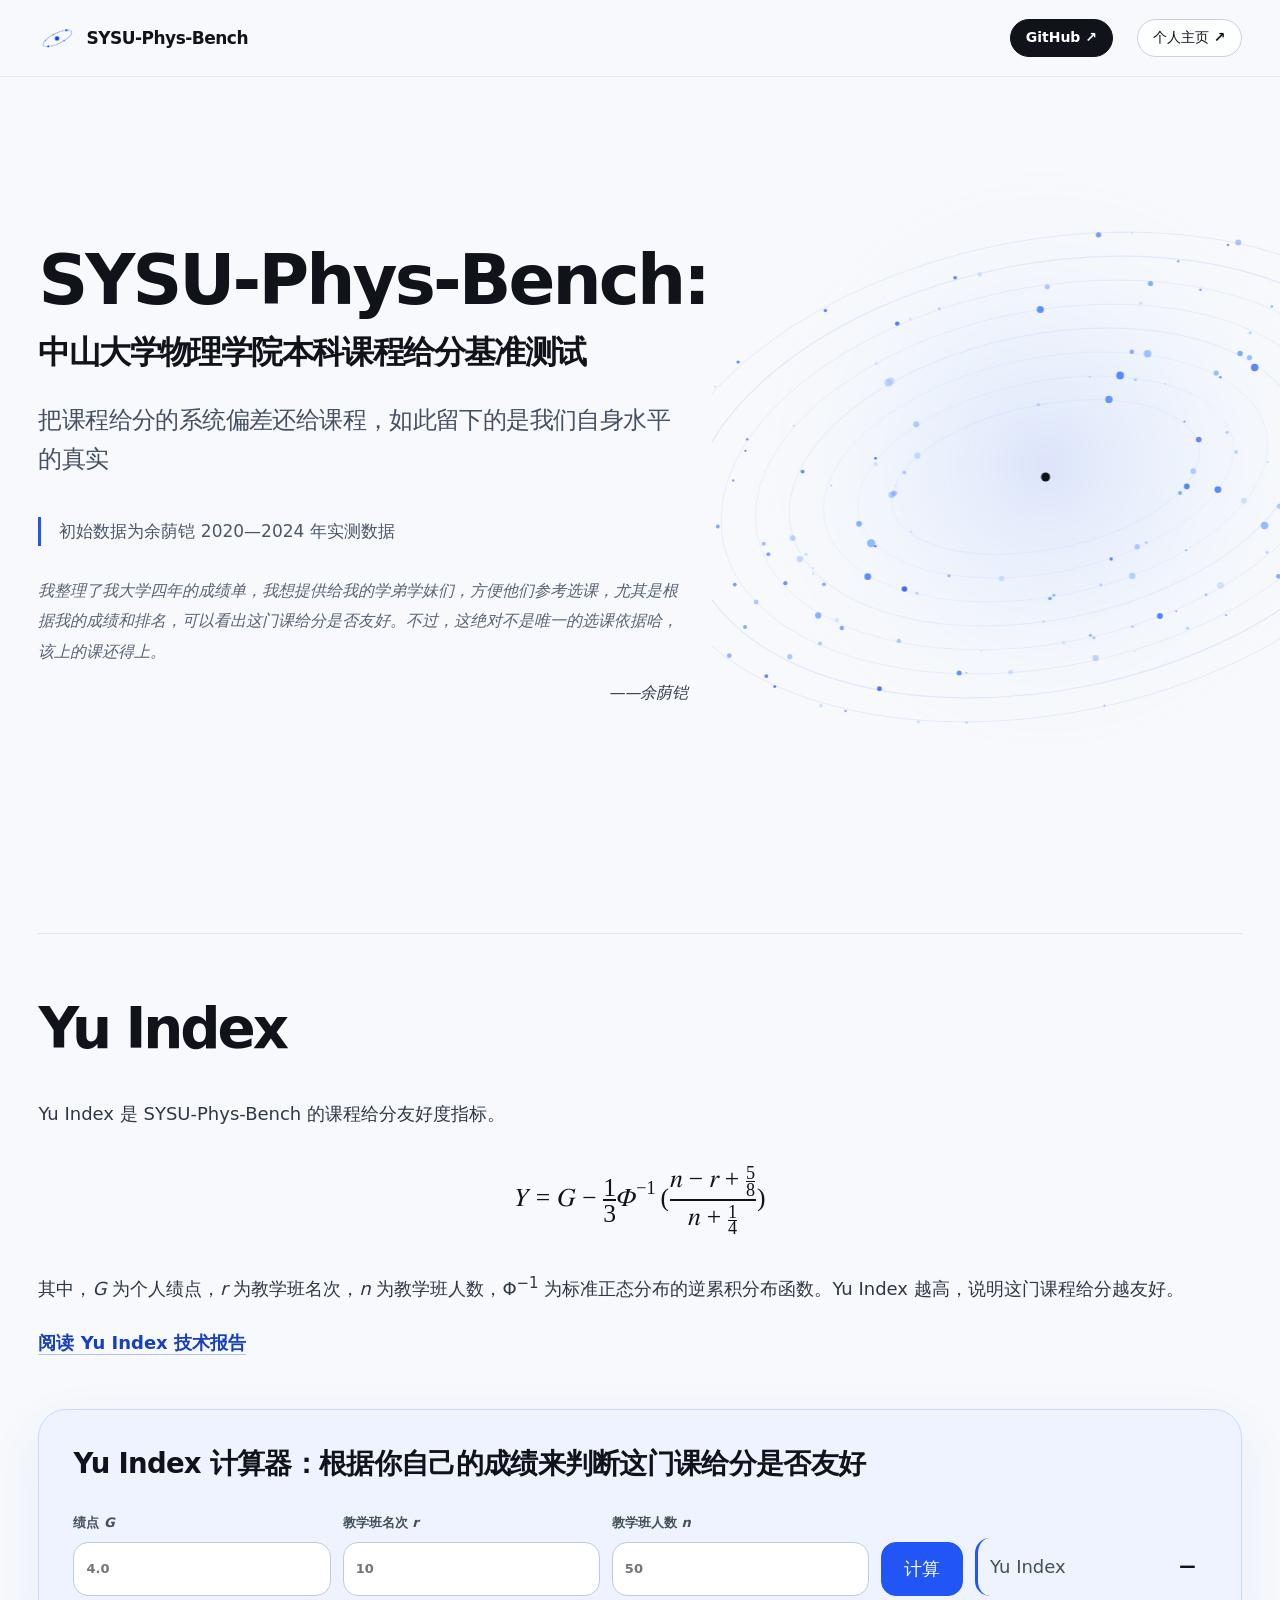
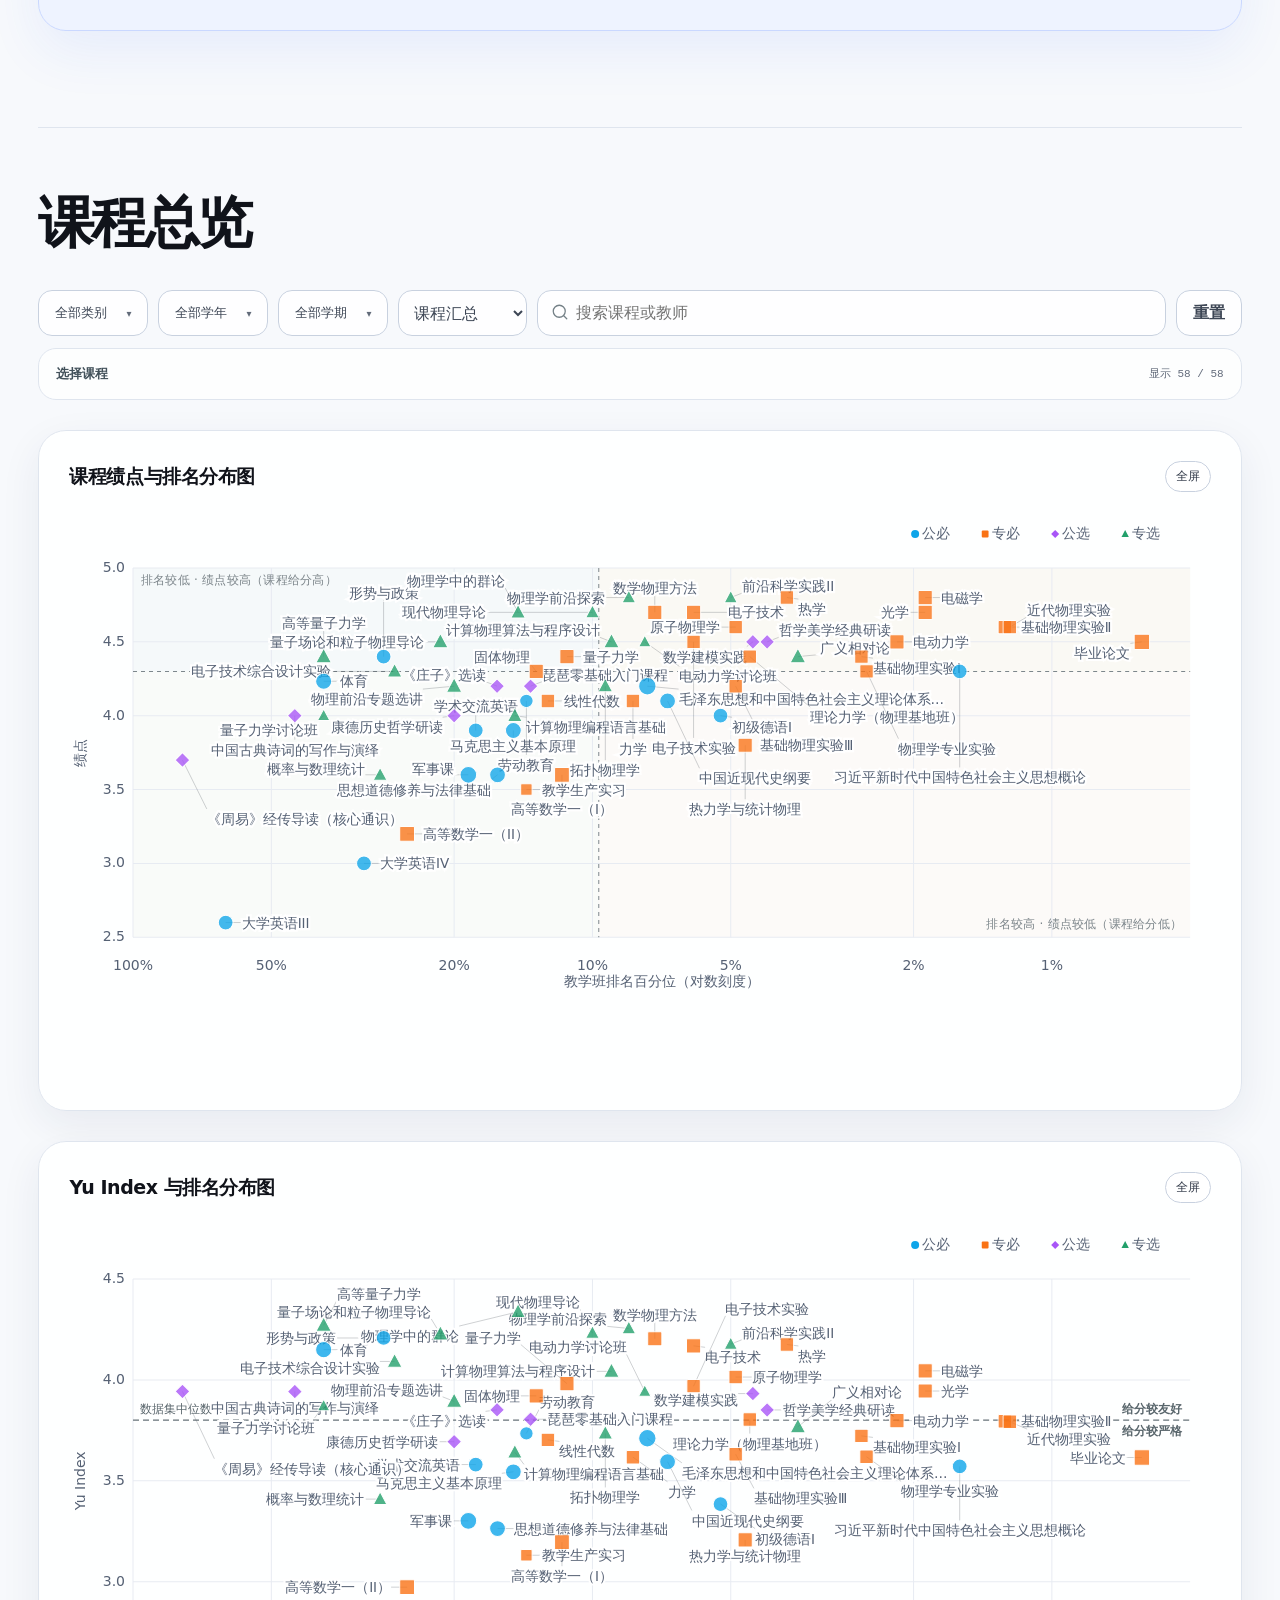
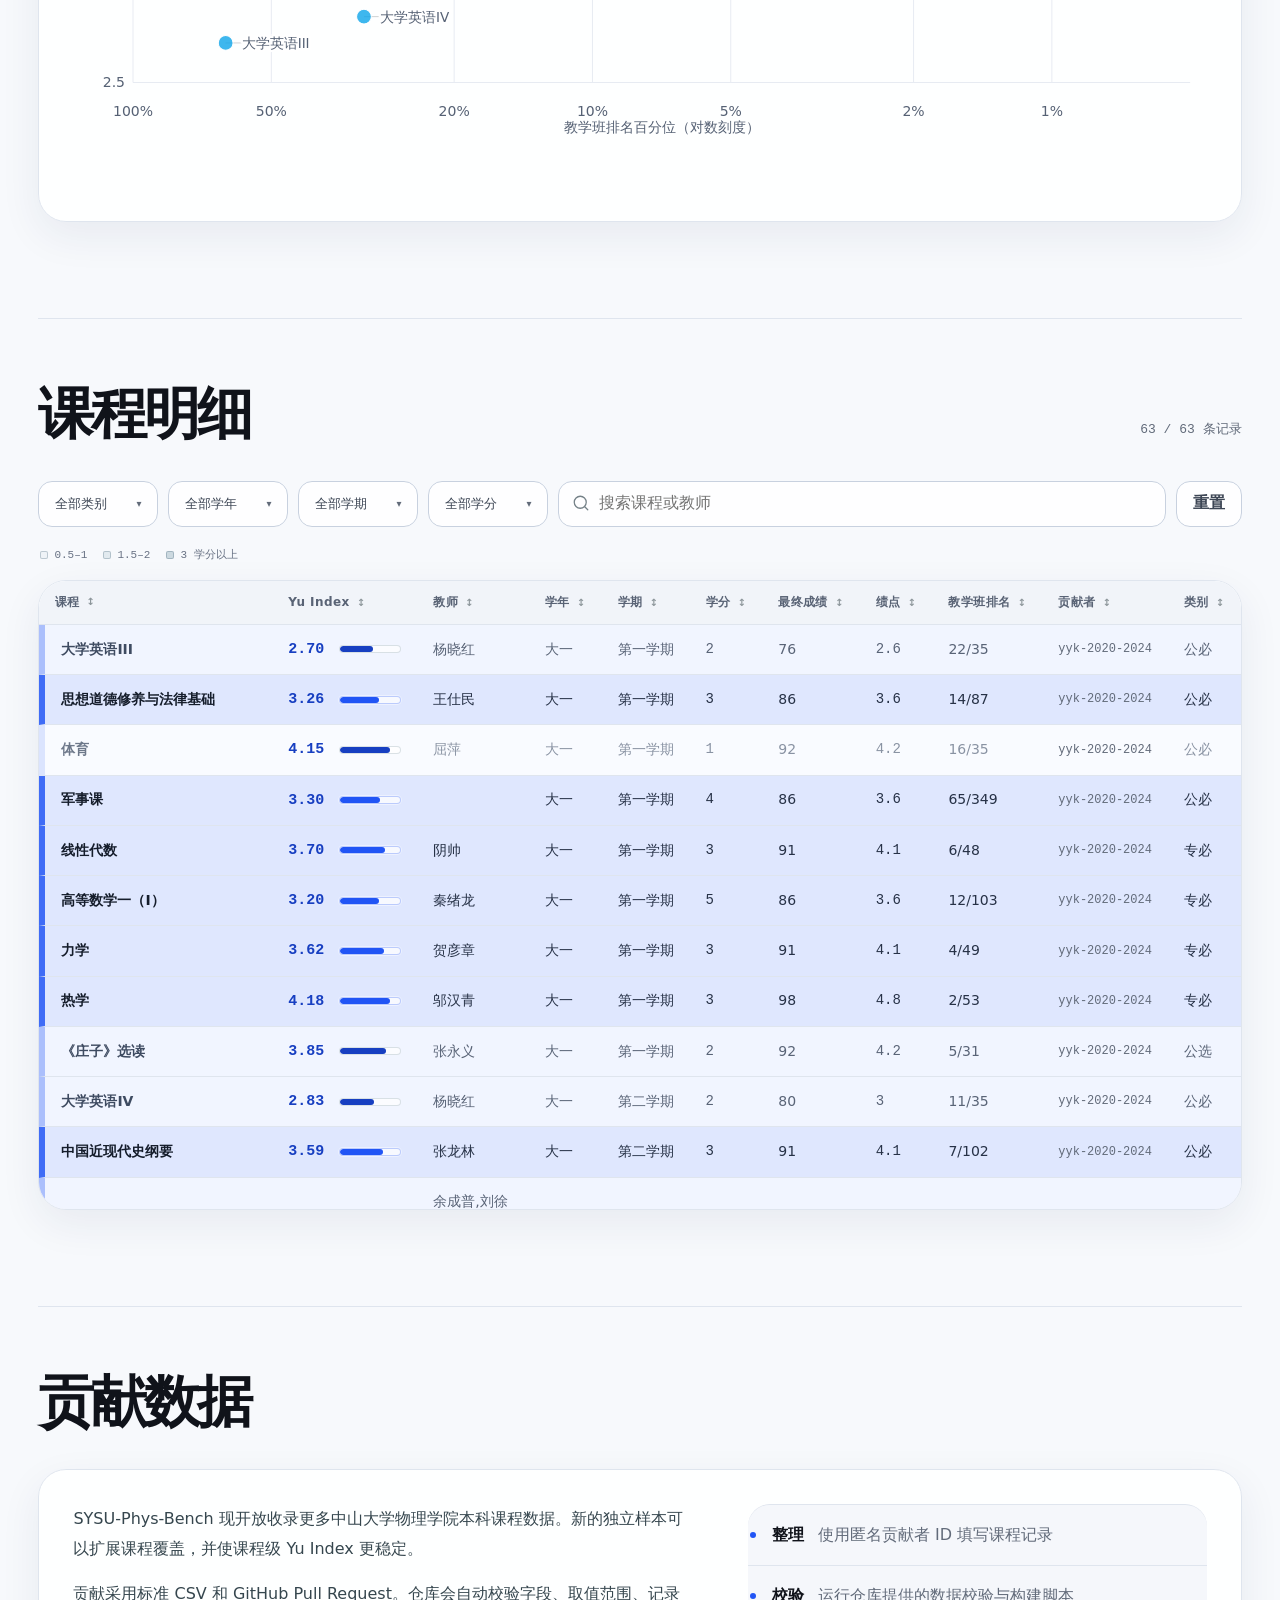
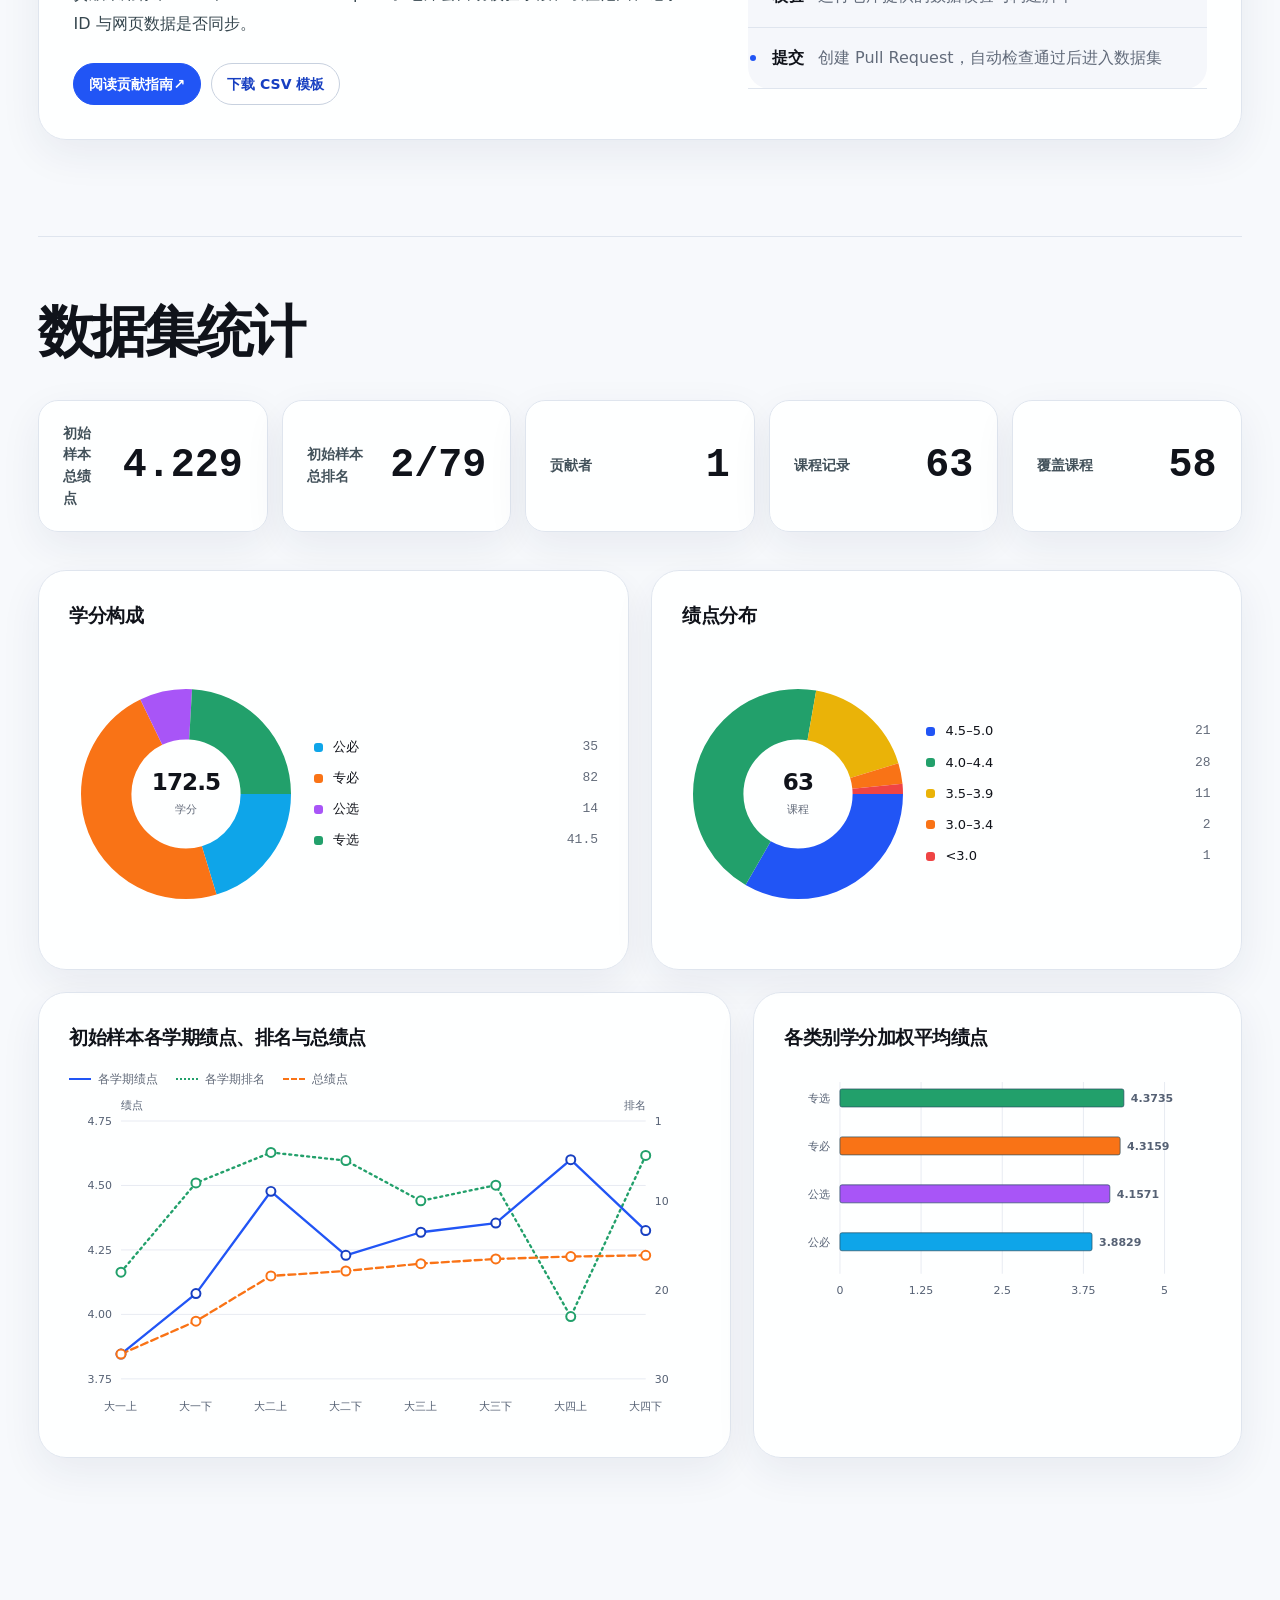
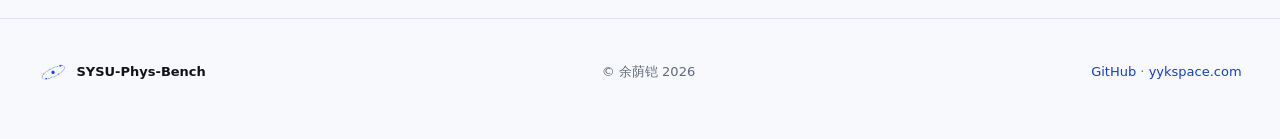
<file: index.html>
<!doctype html>
<html lang="zh-CN">
  <head>
    <meta charset="UTF-8" />
    <meta name="viewport" content="width=device-width, initial-scale=1" />
    <meta name="color-scheme" content="light" />
    <meta name="theme-color" content="#f7f9fc" />
    <meta name="description" content="SYSU-Phys-Bench：中山大学物理学院本科课程给分基准测试。" />
    <meta property="og:title" content="SYSU-Phys-Bench" />
    <meta property="og:description" content="把课程给分的系统偏差还给课程，如此留下的是我们自身水平的真实" />
    <meta property="og:type" content="website" />
    <meta property="og:url" content="https://www.yykspace.com/show/sysu-phys-bench/" />
    <meta property="og:image" content="https://www.yykspace.com/show/sysu-phys-bench/assets/brand/social-card-v2.png?v=20260826-1" />
    <meta name="twitter:card" content="summary_large_image" />
    <title>SYSU-Phys-Bench</title>
    <link rel="icon" href="assets/brand/logo-mark-v2.png?v=20260826-1" type="image/png" />
    <link rel="stylesheet" href="styles.css?v=20260826-21" />
    <link rel="stylesheet" href="bench.css?v=20260827-1" />
  </head>
  <body>
    <header class="site-header">
      <div class="shell header-inner">
        <a class="site-title" href="#top"><img src="assets/brand/logo-mark-v2.png?v=20260826-1" alt="" /> <span>SYSU-Phys-Bench</span></a>
        <nav class="main-navigation" aria-label="页面导航">
          <a class="project-repo-link" href="https://github.com/YinkaiYu/SYSU-Phys-Bench">GitHub <span aria-hidden="true">↗</span></a>
          <a class="personal-home-link" href="https://www.yykspace.com/">个人主页 <span aria-hidden="true">↗</span></a>
        </nav>
      </div>
    </header>

    <main id="top" class="shell">
      <section class="section section-first intro-section" aria-labelledby="page-title">
        <div class="hero-orbit-layer" aria-hidden="true">
          <canvas id="hero-particle-field"></canvas>
        </div>
        <div class="intro-copy">
          <div class="intro-brand">
            <h1 id="page-title"><span class="title-prefix">SYSU-Phys-Bench:</span> <span class="title-subject">中山大学物理学院本科课程给分基准测试</span></h1>
            <p class="brand-slogan">把课程给分的系统偏差还给课程，如此留下的是我们自身水平的真实</p>
          </div>
          <p class="benchmark-source">初始数据为余荫铠 2020—2024 年实测数据</p>
          <p class="author-note">我整理了我大学四年的成绩单，我想提供给我的学弟学妹们，方便他们参考选课，尤其是根据我的成绩和排名，可以看出这门课给分是否友好。不过，这绝对不是唯一的选课依据哈，该上的课还得上。<span class="author-signature">——余荫铠</span></p>
        </div>
      </section>

      <section id="yu-index" class="section methodology-section" aria-labelledby="yu-index-title">
        <h2 id="yu-index-title">Yu Index</h2>
        <div class="methodology-body">
          <p>Yu Index 是 SYSU-Phys-Bench 的课程给分友好度指标。</p>
          <div class="yu-index-formula" aria-label="Yu Index 等于个人绩点减去三分之一乘以教学班排名所对应的标准正态分位数">
            <math display="block" data-latex="Y=G-\frac{1}{3}\Phi^{-1}\!\left(\frac{n-r+\frac{5}{8}}{n+\frac{1}{4}}\right)">
              <mrow>
                <mi>Y</mi>
                <mo>=</mo>
                <mi>G</mi>
                <mo>−</mo>
                <mfrac><mn>1</mn><mn>3</mn></mfrac>
                <msup><mi>Φ</mi><mrow><mo>−</mo><mn>1</mn></mrow></msup>
                <mo>(</mo>
                <mfrac>
                  <mrow><mi>n</mi><mo>−</mo><mi>r</mi><mo>+</mo><mfrac><mn>5</mn><mn>8</mn></mfrac></mrow>
                  <mrow><mi>n</mi><mo>+</mo><mfrac><mn>1</mn><mn>4</mn></mfrac></mrow>
                </mfrac>
                <mo>)</mo>
              </mrow>
            </math>
          </div>
          <p>其中，<i>G</i> 为个人绩点，<i>r</i> 为教学班名次，<i>n</i> 为教学班人数，Φ<sup>−1</sup> 为标准正态分布的逆累积分布函数。Yu Index 越高，说明这门课程给分越友好。</p>
          <p class="methodology-report-entry"><a href="yu-index.html">阅读 Yu Index 技术报告</a></p>
          <div class="yu-calculator">
            <h3>Yu Index 计算器：根据你自己的成绩来判断这门课给分是否友好</h3>
            <form id="yu-calculator-form" class="yu-calculator-form">
              <label><span>绩点 <i>G</i></span><input id="yu-calculator-gpa" type="number" min="0" max="5" step="0.1" inputmode="decimal" placeholder="4.0" required /></label>
              <label><span>教学班名次 <i>r</i></span><input id="yu-calculator-rank" type="number" min="1" step="1" inputmode="numeric" placeholder="10" required /></label>
              <label><span>教学班人数 <i>n</i></span><input id="yu-calculator-total" type="number" min="2" step="1" inputmode="numeric" placeholder="50" required /></label>
              <button type="submit">计算</button>
              <output id="yu-calculator-result" aria-live="polite"><span>Yu Index</span><strong>—</strong></output>
            </form>
          </div>
        </div>
      </section>

      <section id="benchmark" class="section benchmark-section" aria-labelledby="benchmark-title">
        <h2 id="benchmark-title">课程总览</h2>
        <div class="benchmark-controls" aria-label="两张散点图筛选">
          <div class="scatter-filters">
            <details id="scatter-category" class="multi-filter"><summary>全部类别</summary><div class="multi-filter-options"></div></details>
            <details id="scatter-year" class="multi-filter"><summary>全部学年</summary><div class="multi-filter-options"></div></details>
            <details id="scatter-term" class="multi-filter"><summary>全部学期</summary><div class="multi-filter-options"></div></details>
            <label class="scatter-view-field">
              <span class="sr-only">散点显示方式</span>
              <select id="scatter-view-mode" aria-label="散点显示方式">
                <option value="course">课程汇总</option>
                <option value="record">全部样本</option>
              </select>
            </label>
            <label class="search-field scatter-search-field">
              <span class="sr-only">搜索课程或教师</span>
              <svg aria-hidden="true" viewBox="0 0 24 24">
                <path d="m21 21-4.35-4.35m2.35-5.65a8 8 0 1 1-16 0 8 8 0 0 1 16 0Z" />
              </svg>
              <input id="scatter-search" type="search" placeholder="搜索课程或教师" autocomplete="off" />
            </label>
            <button id="scatter-reset" class="reset-button" type="button">重置</button>
          </div>
          <details class="scatter-course-picker">
            <summary><span>选择课程</span><span id="scatter-selection-count"></span></summary>
            <div class="scatter-course-toolbar">
              <button id="scatter-select-visible" type="button">全选当前</button>
              <button id="scatter-clear-visible" type="button">清空当前</button>
            </div>
            <div id="scatter-course-options" class="scatter-course-options"></div>
          </details>
        </div>
        <article id="score-rank-card" class="chart-card chart-card-full">
          <div class="chart-card-heading">
            <h3 id="score-rank-title">课程绩点与排名分布图</h3>
            <div class="chart-card-actions">
              <a id="scatter-download" class="fullscreen-button scatter-download" download="SYSU-Phys-Bench-课程绩点与排名分布图.png" aria-disabled="true">下载 PNG</a>
              <button id="scatter-fullscreen" class="fullscreen-button" type="button" aria-label="全屏查看课程绩点与排名分布图">全屏</button>
            </div>
          </div>
          <div id="score-rank-scatter" class="chart chart-scatter"></div>
          <div id="chart-tooltip" class="chart-tooltip" role="status" aria-hidden="true"></div>
        </article>
        <article id="yu-rank-card" class="chart-card chart-card-full secondary-scatter-card">
          <div class="chart-card-heading">
            <h3 id="yu-rank-title">Yu Index 与排名分布图</h3>
            <div class="chart-card-actions">
              <a id="yu-scatter-download" class="fullscreen-button scatter-download" download="SYSU-Phys-Bench-Yu-Index与排名分布图.png" aria-disabled="true">下载 PNG</a>
              <button id="yu-scatter-fullscreen" class="fullscreen-button" type="button" aria-label="全屏查看 Yu Index 与排名分布图">全屏</button>
            </div>
          </div>
          <div id="yu-rank-scatter" class="chart chart-scatter"></div>
          <div id="yu-chart-tooltip" class="chart-tooltip" role="status" aria-hidden="true"></div>
        </article>
      </section>

      <section id="details" class="section" aria-labelledby="details-title">
        <div class="section-heading-row">
          <h2 id="details-title">课程明细</h2>
          <span id="result-count" class="result-count"></span>
        </div>

        <div class="filters" aria-label="成绩筛选">
          <details id="category-filter" class="multi-filter"><summary>全部类别</summary><div class="multi-filter-options"></div></details>
          <details id="year-filter" class="multi-filter"><summary>全部学年</summary><div class="multi-filter-options"></div></details>
          <details id="term-filter" class="multi-filter"><summary>全部学期</summary><div class="multi-filter-options"></div></details>
          <details id="credit-filter" class="multi-filter"><summary>全部学分</summary><div class="multi-filter-options"></div></details>
          <label class="search-field">
            <span class="sr-only">搜索课程或教师</span>
            <svg aria-hidden="true" viewBox="0 0 24 24">
              <path d="m21 21-4.35-4.35m2.35-5.65a8 8 0 1 1-16 0 8 8 0 0 1 16 0Z" />
            </svg>
            <input id="search" type="search" placeholder="搜索课程或教师" autocomplete="off" />
          </label>
          <button id="reset-filters" class="reset-button" type="button">重置</button>
        </div>

        <div class="credit-key" aria-label="学分颜色图例">
          <span><i class="credit-dot credit-1"></i>0.5–1</span>
          <span><i class="credit-dot credit-2"></i>1.5–2</span>
          <span><i class="credit-dot credit-3"></i>3 学分以上</span>
        </div>

        <div class="table-frame detail-frame">
          <table id="details-table">
            <thead></thead>
            <tbody></tbody>
          </table>
        </div>
      </section>

      <section id="contribute" class="section contribution-section" aria-labelledby="contribute-title">
        <h2 id="contribute-title">贡献数据</h2>
        <div class="contribution-layout">
          <div class="contribution-body">
            <p>SYSU-Phys-Bench 现开放收录更多中山大学物理学院本科课程数据。新的独立样本可以扩展课程覆盖，并使课程级 Yu Index 更稳定。</p>
            <p>贡献采用标准 CSV 和 GitHub Pull Request。仓库会自动校验字段、取值范围、记录 ID 与网页数据是否同步。</p>
            <div class="contribution-actions">
              <a class="contribution-primary" href="https://github.com/YinkaiYu/SYSU-Phys-Bench/blob/main/CONTRIBUTING.md">阅读贡献指南 <span aria-hidden="true">↗</span></a>
              <a href="https://github.com/YinkaiYu/SYSU-Phys-Bench/raw/refs/heads/main/data/submissions/template.csv">下载 CSV 模板</a>
            </div>
          </div>
          <ul class="contribution-steps">
            <li><strong>整理</strong><span>使用匿名贡献者 ID 填写课程记录</span></li>
            <li><strong>校验</strong><span>运行仓库提供的数据校验与构建脚本</span></li>
            <li><strong>提交</strong><span>创建 Pull Request，自动检查通过后进入数据集</span></li>
          </ul>
        </div>
      </section>

      <section id="statistics" class="section" aria-labelledby="statistics-title">
        <h2 id="statistics-title">数据集统计</h2>
        <div id="overview-benchmarks" class="overview-benchmarks dataset-benchmarks" aria-label="数据集规模与总览指标"></div>
        <div class="chart-grid">
          <article class="chart-card chart-card-half">
            <h3>学分构成</h3>
            <div id="credit-composition" class="chart chart-donut"></div>
          </article>
          <article class="chart-card chart-card-half">
            <h3>绩点分布</h3>
            <div id="grade-distribution" class="chart chart-donut"></div>
          </article>
          <article class="chart-card chart-card-wide">
            <h3>初始样本各学期绩点、排名与总绩点</h3>
            <div id="gpa-trend" class="chart chart-line"></div>
          </article>
          <article class="chart-card chart-card-small">
            <h3>各类别学分加权平均绩点</h3>
            <div id="category-gpa" class="chart"></div>
          </article>
        </div>
      </section>

    </main>

    <footer class="site-footer">
      <div class="shell footer-inner">
        <span class="footer-brand"><img src="assets/brand/logo-mark-v2.png?v=20260826-1" alt="" /> SYSU-Phys-Bench</span>
        <span>&copy; 余荫铠 2026</span>
        <span><a href="https://github.com/YinkaiYu/SYSU-Phys-Bench">GitHub</a> · <a href="https://www.yykspace.com/">yykspace.com</a></span>
      </div>
    </footer>

    <div id="global-chart-tooltip" class="chart-tooltip" role="status" aria-hidden="true"></div>

    <script src="data.js"></script>
    <script src="community-data.js?v=20260826-1"></script>
    <script src="app.js?v=20260827-1"></script>
  </body>
</html>
</file>
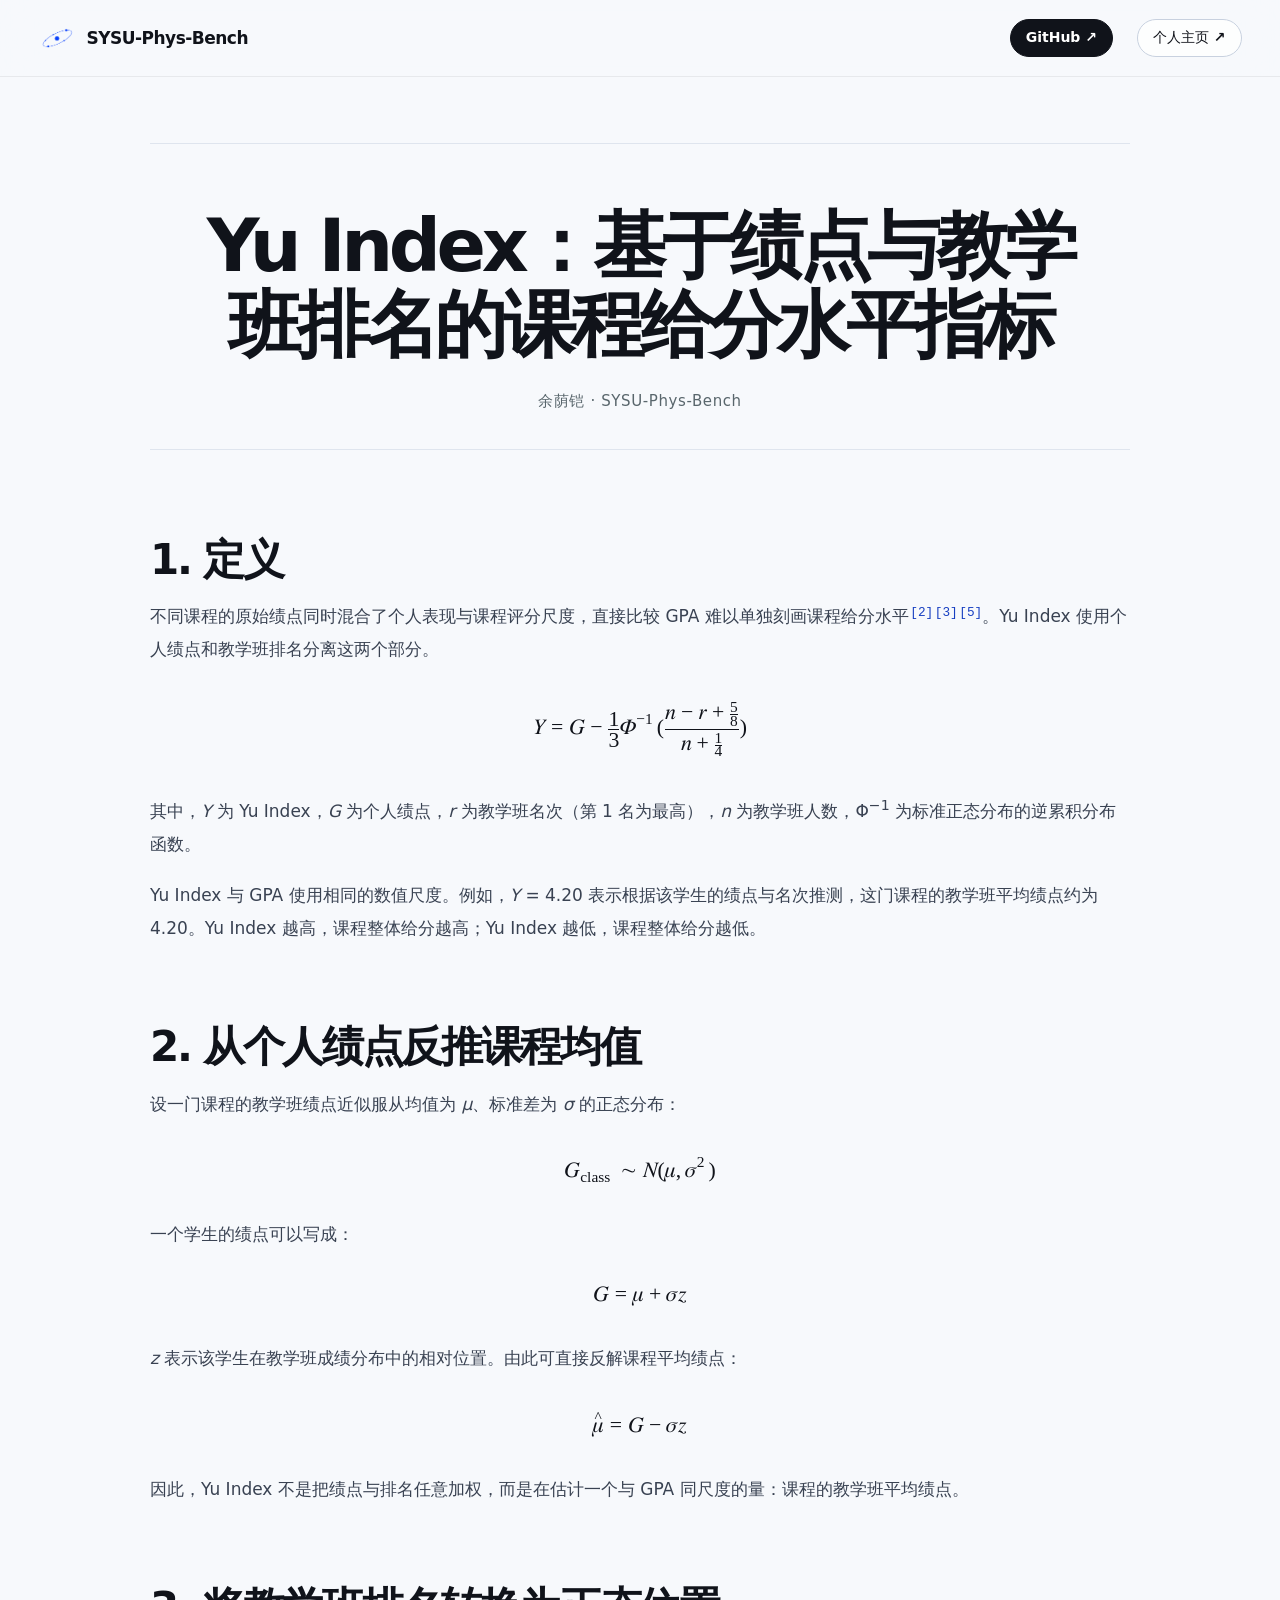
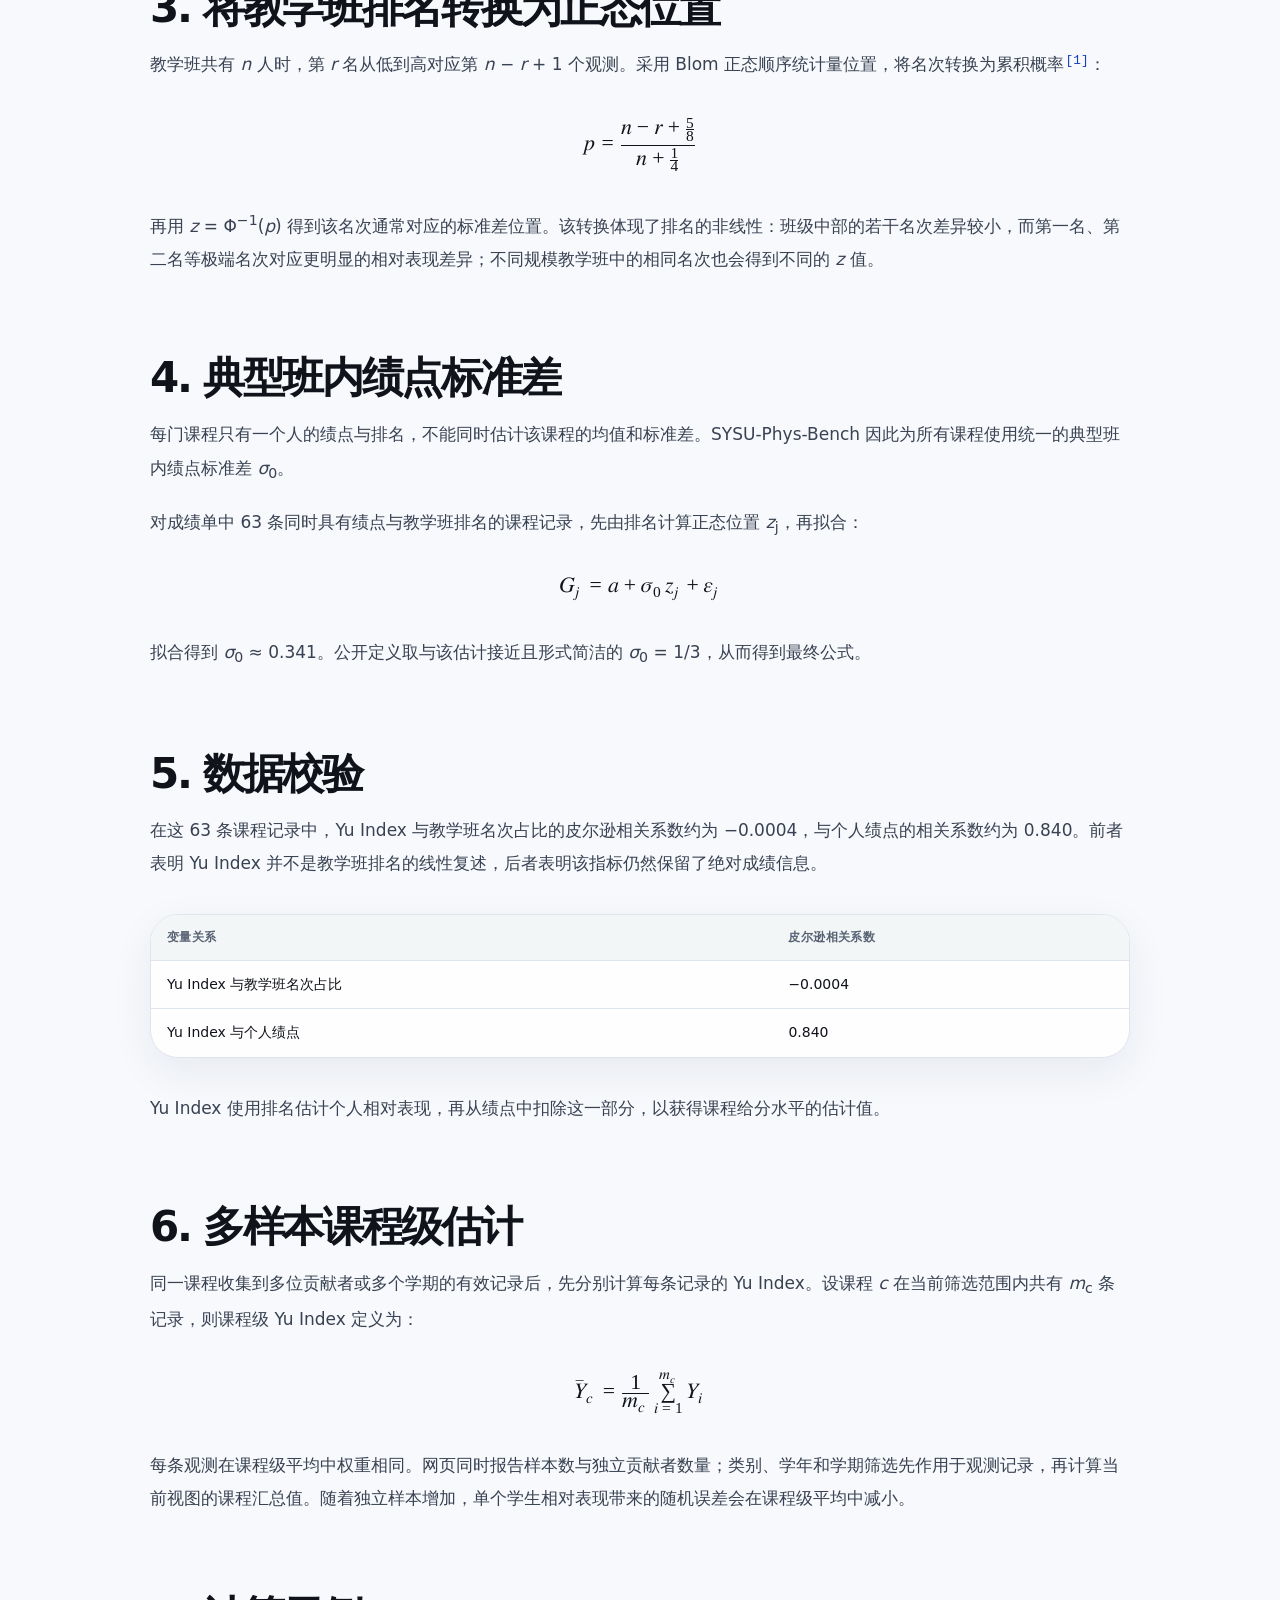
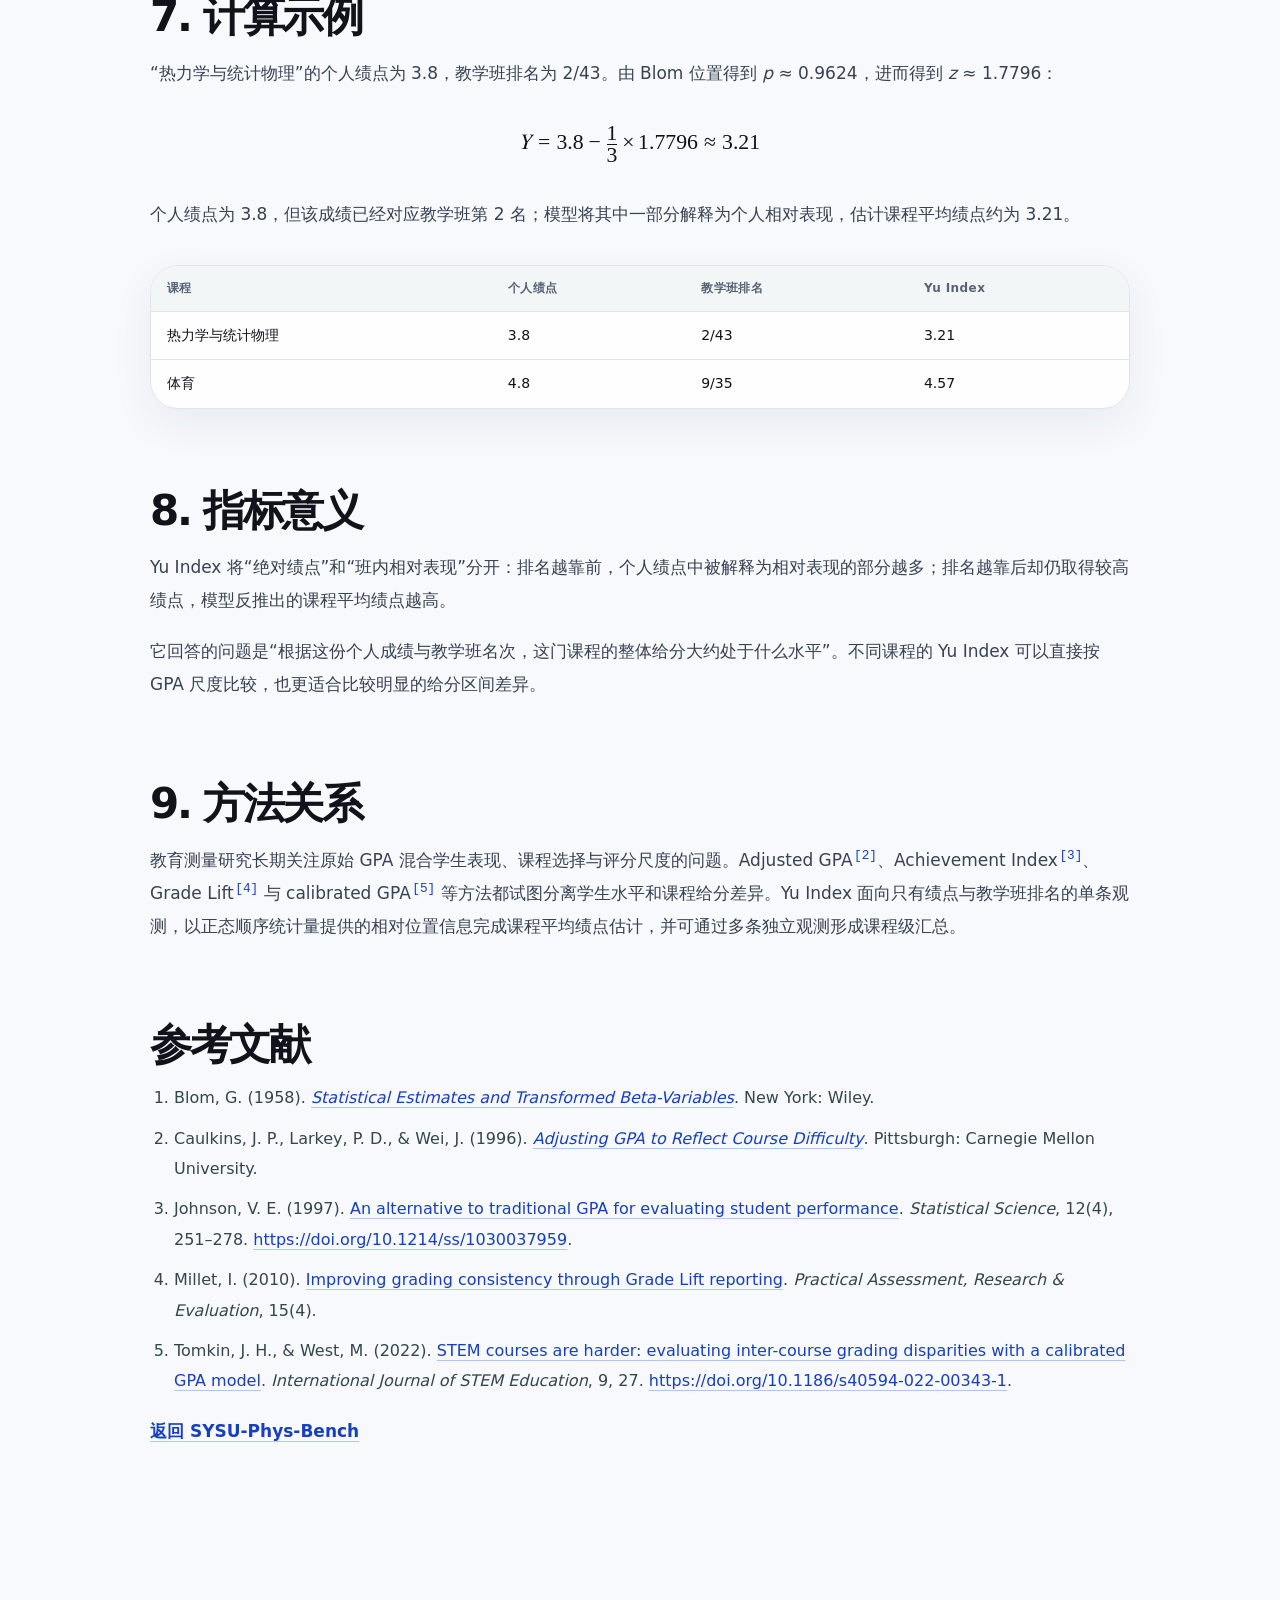
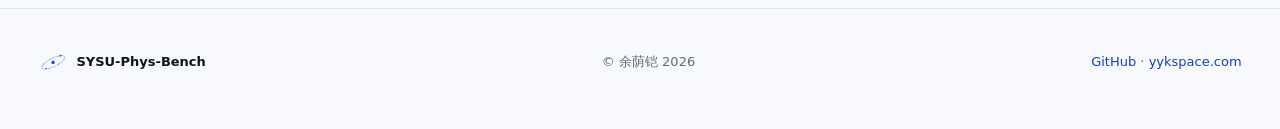
<file: yu-index.html>
<!doctype html>
<html lang="zh-CN">
  <head>
    <meta charset="UTF-8" />
    <meta name="viewport" content="width=device-width, initial-scale=1" />
    <meta name="color-scheme" content="light" />
    <meta name="theme-color" content="#f7f9fc" />
    <meta name="description" content="SYSU-Phys-Bench 的 Yu Index 定义、估计方法与技术说明。" />
    <meta property="og:title" content="Yu Index 技术报告 · SYSU-Phys-Bench" />
    <meta property="og:description" content="基于绩点与教学班排名的课程给分水平指标。" />
    <meta property="og:type" content="article" />
    <meta property="og:url" content="https://www.yykspace.com/show/sysu-phys-bench/yu-index.html" />
    <meta property="og:image" content="https://www.yykspace.com/show/sysu-phys-bench/assets/brand/social-card-v2.png?v=20260826-1" />
    <meta name="twitter:card" content="summary_large_image" />
    <title>Yu Index 技术报告 · SYSU-Phys-Bench</title>
    <link rel="icon" href="assets/brand/logo-mark-v2.png?v=20260826-1" type="image/png" />
    <link rel="stylesheet" href="styles.css?v=20260826-20" />
    <link rel="stylesheet" href="bench.css?v=20260827-1" />
  </head>
  <body>
    <header class="site-header">
      <div class="shell header-inner">
        <a class="site-title" href="index.html"><img src="assets/brand/logo-mark-v2.png?v=20260826-1" alt="" /> <span>SYSU-Phys-Bench</span></a>
        <nav class="report-navigation" aria-label="页面导航">
          <a class="project-repo-link" href="https://github.com/YinkaiYu/SYSU-Phys-Bench">GitHub <span aria-hidden="true">↗</span></a>
          <a class="personal-home-link" href="https://www.yykspace.com/">个人主页 <span aria-hidden="true">↗</span></a>
        </nav>
      </div>
    </header>

    <main class="shell">
      <article class="report-article section section-first">
        <header class="report-title-block">
          <h1>Yu Index：基于绩点与教学班排名的课程给分水平指标</h1>
          <p class="report-byline">余荫铠 · SYSU-Phys-Bench</p>
        </header>

        <h2>1. 定义</h2>
        <p>不同课程的原始绩点同时混合了个人表现与课程评分尺度，直接比较 GPA 难以单独刻画课程给分水平<a class="citation" href="#ref-2" aria-label="参考文献 2">[2]</a><a class="citation" href="#ref-3" aria-label="参考文献 3">[3]</a><a class="citation" href="#ref-5" aria-label="参考文献 5">[5]</a>。Yu Index 使用个人绩点和教学班排名分离这两个部分。</p>
        <div class="yu-index-formula" aria-label="Yu Index 等于个人绩点减去三分之一乘以教学班排名所对应的标准正态分位数">
          <math display="block">
            <mrow>
              <mi>Y</mi><mo>=</mo><mi>G</mi><mo>−</mo><mfrac><mn>1</mn><mn>3</mn></mfrac>
              <msup><mi>Φ</mi><mrow><mo>−</mo><mn>1</mn></mrow></msup>
              <mo>(</mo>
              <mfrac>
                <mrow><mi>n</mi><mo>−</mo><mi>r</mi><mo>+</mo><mfrac><mn>5</mn><mn>8</mn></mfrac></mrow>
                <mrow><mi>n</mi><mo>+</mo><mfrac><mn>1</mn><mn>4</mn></mfrac></mrow>
              </mfrac>
              <mo>)</mo>
            </mrow>
          </math>
        </div>
        <p>其中，<i>Y</i> 为 Yu Index，<i>G</i> 为个人绩点，<i>r</i> 为教学班名次（第 1 名为最高），<i>n</i> 为教学班人数，Φ<sup>−1</sup> 为标准正态分布的逆累积分布函数。</p>
        <p>Yu Index 与 GPA 使用相同的数值尺度。例如，<i>Y</i> = 4.20 表示根据该学生的绩点与名次推测，这门课程的教学班平均绩点约为 4.20。Yu Index 越高，课程整体给分越高；Yu Index 越低，课程整体给分越低。</p>

        <h2>2. 从个人绩点反推课程均值</h2>
        <p>设一门课程的教学班绩点近似服从均值为 <i>μ</i>、标准差为 <i>σ</i> 的正态分布：</p>
        <div class="yu-index-formula">
          <math display="block">
            <mrow><msub><mi>G</mi><mtext>class</mtext></msub><mo>∼</mo><mi>N</mi><mo>(</mo><mi>μ</mi><mo>,</mo><msup><mi>σ</mi><mn>2</mn></msup><mo>)</mo></mrow>
          </math>
        </div>
        <p>一个学生的绩点可以写成：</p>
        <div class="yu-index-formula">
          <math display="block">
            <mrow><mi>G</mi><mo>=</mo><mi>μ</mi><mo>+</mo><mi>σ</mi><mi>z</mi></mrow>
          </math>
        </div>
        <p><i>z</i> 表示该学生在教学班成绩分布中的相对位置。由此可直接反解课程平均绩点：</p>
        <div class="yu-index-formula">
          <math display="block">
            <mrow><mover><mi>μ</mi><mo>^</mo></mover><mo>=</mo><mi>G</mi><mo>−</mo><mi>σ</mi><mi>z</mi></mrow>
          </math>
        </div>
        <p>因此，Yu Index 不是把绩点与排名任意加权，而是在估计一个与 GPA 同尺度的量：课程的教学班平均绩点。</p>

        <h2>3. 将教学班排名转换为正态位置</h2>
        <p>教学班共有 <i>n</i> 人时，第 <i>r</i> 名从低到高对应第 <i>n</i> − <i>r</i> + 1 个观测。采用 Blom 正态顺序统计量位置，将名次转换为累积概率<a class="citation" href="#ref-1" aria-label="参考文献 1">[1]</a>：</p>
        <div class="yu-index-formula">
          <math display="block">
            <mrow>
              <mi>p</mi><mo>=</mo>
              <mfrac>
                <mrow><mi>n</mi><mo>−</mo><mi>r</mi><mo>+</mo><mfrac><mn>5</mn><mn>8</mn></mfrac></mrow>
                <mrow><mi>n</mi><mo>+</mo><mfrac><mn>1</mn><mn>4</mn></mfrac></mrow>
              </mfrac>
            </mrow>
          </math>
        </div>
        <p>再用 <i>z</i> = Φ<sup>−1</sup>(<i>p</i>) 得到该名次通常对应的标准差位置。该转换体现了排名的非线性：班级中部的若干名次差异较小，而第一名、第二名等极端名次对应更明显的相对表现差异；不同规模教学班中的相同名次也会得到不同的 <i>z</i> 值。</p>

        <h2>4. 典型班内绩点标准差</h2>
        <p>每门课程只有一个人的绩点与排名，不能同时估计该课程的均值和标准差。SYSU-Phys-Bench 因此为所有课程使用统一的典型班内绩点标准差 <i>σ</i><sub>0</sub>。</p>
        <p>对成绩单中 63 条同时具有绩点与教学班排名的课程记录，先由排名计算正态位置 <i>z</i><sub>j</sub>，再拟合：</p>
        <div class="yu-index-formula">
          <math display="block">
            <mrow><msub><mi>G</mi><mi>j</mi></msub><mo>=</mo><mi>a</mi><mo>+</mo><msub><mi>σ</mi><mn>0</mn></msub><msub><mi>z</mi><mi>j</mi></msub><mo>+</mo><msub><mi>ε</mi><mi>j</mi></msub></mrow>
          </math>
        </div>
        <p>拟合得到 <i>σ</i><sub>0</sub> ≈ 0.341。公开定义取与该估计接近且形式简洁的 <i>σ</i><sub>0</sub> = 1/3，从而得到最终公式。</p>

        <h2>5. 数据校验</h2>
        <p>在这 63 条课程记录中，Yu Index 与教学班名次占比的皮尔逊相关系数约为 −0.0004，与个人绩点的相关系数约为 0.840。前者表明 Yu Index 并不是教学班排名的线性复述，后者表明该指标仍然保留了绝对成绩信息。</p>
        <div class="table-frame report-table">
          <table aria-label="Yu Index 相关性检验">
            <thead>
              <tr><th>变量关系</th><th>皮尔逊相关系数</th></tr>
            </thead>
            <tbody>
              <tr><td>Yu Index 与教学班名次占比</td><td>−0.0004</td></tr>
              <tr><td>Yu Index 与个人绩点</td><td>0.840</td></tr>
            </tbody>
          </table>
        </div>
        <p>Yu Index 使用排名估计个人相对表现，再从绩点中扣除这一部分，以获得课程给分水平的估计值。</p>

        <h2>6. 多样本课程级估计</h2>
        <p>同一课程收集到多位贡献者或多个学期的有效记录后，先分别计算每条记录的 Yu Index。设课程 <i>c</i> 在当前筛选范围内共有 <i>m</i><sub>c</sub> 条记录，则课程级 Yu Index 定义为：</p>
        <div class="yu-index-formula">
          <math display="block">
            <mrow>
              <msub><mover><mi>Y</mi><mo>¯</mo></mover><mi>c</mi></msub>
              <mo>=</mo>
              <mfrac><mn>1</mn><msub><mi>m</mi><mi>c</mi></msub></mfrac>
              <munderover><mo>∑</mo><mrow><mi>i</mi><mo>=</mo><mn>1</mn></mrow><msub><mi>m</mi><mi>c</mi></msub></munderover>
              <msub><mi>Y</mi><mi>i</mi></msub>
            </mrow>
          </math>
        </div>
        <p>每条观测在课程级平均中权重相同。网页同时报告样本数与独立贡献者数量；类别、学年和学期筛选先作用于观测记录，再计算当前视图的课程汇总值。随着独立样本增加，单个学生相对表现带来的随机误差会在课程级平均中减小。</p>

        <h2>7. 计算示例</h2>
        <p>“热力学与统计物理”的个人绩点为 3.8，教学班排名为 2/43。由 Blom 位置得到 <i>p</i> ≈ 0.9624，进而得到 <i>z</i> ≈ 1.7796：</p>
        <div class="yu-index-formula">
          <math display="block">
            <mrow><mi>Y</mi><mo>=</mo><mn>3.8</mn><mo>−</mo><mfrac><mn>1</mn><mn>3</mn></mfrac><mo>×</mo><mn>1.7796</mn><mo>≈</mo><mn>3.21</mn></mrow>
          </math>
        </div>
        <p>个人绩点为 3.8，但该成绩已经对应教学班第 2 名；模型将其中一部分解释为个人相对表现，估计课程平均绩点约为 3.21。</p>

        <div class="table-frame report-table">
          <table aria-label="Yu Index 示例">
            <thead>
              <tr><th>课程</th><th>个人绩点</th><th>教学班排名</th><th>Yu Index</th></tr>
            </thead>
            <tbody>
              <tr><td>热力学与统计物理</td><td>3.8</td><td>2/43</td><td>3.21</td></tr>
              <tr><td>体育</td><td>4.8</td><td>9/35</td><td>4.57</td></tr>
            </tbody>
          </table>
        </div>

        <h2>8. 指标意义</h2>
        <p>Yu Index 将“绝对绩点”和“班内相对表现”分开：排名越靠前，个人绩点中被解释为相对表现的部分越多；排名越靠后却仍取得较高绩点，模型反推出的课程平均绩点越高。</p>
        <p>它回答的问题是“根据这份个人成绩与教学班名次，这门课程的整体给分大约处于什么水平”。不同课程的 Yu Index 可以直接按 GPA 尺度比较，也更适合比较明显的给分区间差异。</p>

        <h2>9. 方法关系</h2>
        <p>教育测量研究长期关注原始 GPA 混合学生表现、课程选择与评分尺度的问题。Adjusted GPA<a class="citation" href="#ref-2" aria-label="参考文献 2">[2]</a>、Achievement Index<a class="citation" href="#ref-3" aria-label="参考文献 3">[3]</a>、Grade Lift<a class="citation" href="#ref-4" aria-label="参考文献 4">[4]</a> 与 calibrated GPA<a class="citation" href="#ref-5" aria-label="参考文献 5">[5]</a> 等方法都试图分离学生水平和课程给分差异。Yu Index 面向只有绩点与教学班排名的单条观测，以正态顺序统计量提供的相对位置信息完成课程平均绩点估计，并可通过多条独立观测形成课程级汇总。</p>

        <h2>参考文献</h2>
        <ol class="report-reference-list">
          <li id="ref-1">Blom, G. (1958). <a href="https://books.google.com/books/about/Statistical_Estimates_and_Transformed_Be.html?id=rWoGAQAAIAAJ"><i>Statistical Estimates and Transformed Beta-Variables</i></a>. New York: Wiley.</li>
          <li id="ref-2">Caulkins, J. P., Larkey, P. D., &amp; Wei, J. (1996). <a href="https://doi.org/10.1184/R1/6470981.v1"><i>Adjusting GPA to Reflect Course Difficulty</i></a>. Pittsburgh: Carnegie Mellon University.</li>
          <li id="ref-3">Johnson, V. E. (1997). <a href="https://projecteuclid.org/journals/statistical-science/volume-12/issue-4/An-alternative-to-traditional-GPA-for-evaluating-student-performance/10.1214/ss/1030037959.pdf">An alternative to traditional GPA for evaluating student performance</a>. <i>Statistical Science</i>, 12(4), 251–278. <a href="https://doi.org/10.1214/ss/1030037959">https://doi.org/10.1214/ss/1030037959</a>.</li>
          <li id="ref-4">Millet, I. (2010). <a href="https://openpublishing.library.umass.edu/pare/article/1556/galley/1507/view/">Improving grading consistency through Grade Lift reporting</a>. <i>Practical Assessment, Research &amp; Evaluation</i>, 15(4).</li>
          <li id="ref-5">Tomkin, J. H., &amp; West, M. (2022). <a href="https://link.springer.com/article/10.1186/s40594-022-00343-1">STEM courses are harder: evaluating inter-course grading disparities with a calibrated GPA model</a>. <i>International Journal of STEM Education</i>, 9, 27. <a href="https://doi.org/10.1186/s40594-022-00343-1">https://doi.org/10.1186/s40594-022-00343-1</a>.</li>
        </ol>

        <p><a class="report-back-link" href="index.html#yu-index">返回 SYSU-Phys-Bench</a></p>
      </article>
    </main>

    <footer class="site-footer">
      <div class="shell footer-inner">
        <span class="footer-brand"><img src="assets/brand/logo-mark-v2.png?v=20260826-1" alt="" /> SYSU-Phys-Bench</span>
        <span>&copy; 余荫铠 2026</span>
        <span><a href="https://github.com/YinkaiYu/SYSU-Phys-Bench">GitHub</a> · <a href="https://www.yykspace.com/">yykspace.com</a></span>
      </div>
    </footer>
  </body>
</html>
</file>
<file: styles.css>
:root {
  --paper: #f5f6f3;
  --surface: #ffffff;
  --surface-soft: #fafaf8;
  --ink: #1b2328;
  --muted: #687178;
  --line: #dfe3e1;
  --line-strong: #cbd2ce;
  --blue: #386b81;
  --blue-dark: #244e61;
  --blue-soft: #dceaf0;
  --gold: #b48a3a;
  --orange: #c87542;
  --olive: #748061;
  --pink: #a96e78;
  --shadow: 0 12px 32px rgba(28, 38, 43, 0.06);
  --radius: 16px;
  --font: "Noto Sans CJK SC", "Source Han Sans SC", "Microsoft YaHei", system-ui, sans-serif;
  --mono: "SFMono-Regular", Consolas, "Liberation Mono", monospace;
}

* {
  box-sizing: border-box;
}

html {
  scroll-behavior: smooth;
  scroll-padding-top: 88px;
}

body {
  margin: 0;
  color: var(--ink);
  background: var(--paper);
  font-family: var(--font);
  font-size: 15px;
  line-height: 1.55;
  -webkit-font-smoothing: antialiased;
}

button,
input,
select {
  font: inherit;
}

.shell {
  width: min(1180px, calc(100% - 40px));
  margin: 0 auto;
}

.site-header {
  position: sticky;
  top: 0;
  z-index: 20;
  border-bottom: 1px solid rgba(203, 210, 206, 0.85);
  background: rgba(245, 246, 243, 0.9);
  backdrop-filter: blur(18px);
}

.header-inner {
  display: flex;
  min-height: 68px;
  align-items: center;
  justify-content: space-between;
  gap: 24px;
}

.site-title {
  display: inline-flex;
  flex: 0 0 auto;
  align-items: center;
  gap: 9px;
  color: var(--ink);
  font-size: 16px;
  font-weight: 680;
  letter-spacing: 0.02em;
  text-decoration: none;
}

.site-title img {
  width: 31px;
  height: 31px;
}

nav {
  display: flex;
  align-items: center;
  gap: 24px;
}

nav a {
  color: var(--muted);
  font-size: 14px;
  text-decoration: none;
}

nav a:hover,
nav a:focus-visible {
  color: var(--blue-dark);
}

nav .personal-home-link {
  padding: 7px 12px;
  border: 1px solid var(--blue);
  border-radius: 999px;
  color: var(--blue-dark);
  background: var(--surface);
  font-weight: 650;
  line-height: 1.2;
  box-shadow: 0 4px 14px rgba(36, 78, 97, 0.08);
}

nav .project-repo-link {
  padding: 7px 12px;
  border: 1px solid var(--ink);
  border-radius: 999px;
  color: #ffffff;
  background: var(--ink);
  font-weight: 650;
  line-height: 1.2;
}

nav .project-repo-link:hover,
nav .project-repo-link:focus-visible {
  border-color: var(--blue-dark);
  color: #ffffff;
  background: var(--blue-dark);
  outline: none;
}

nav .personal-home-link:hover,
nav .personal-home-link:focus-visible {
  border-color: var(--blue-dark);
  color: #ffffff;
  background: var(--blue-dark);
  outline: none;
}

.section {
  padding: 72px 0 0;
}

.section-first {
  padding-top: 64px;
}

.benchmark-section {
  padding-top: 72px;
}

.methodology-body {
  width: 100%;
  margin-top: 24px;
  color: #35464e;
  font-size: 16px;
  line-height: 1.9;
}

.methodology-body p {
  margin: 0;
}

.methodology-body .yu-index-formula {
  margin: 22px 0;
}

.methodology-report-entry {
  margin-top: 18px !important;
}

.methodology-report-entry a,
.report-back-link {
  color: var(--blue-dark);
  font-weight: 650;
  text-underline-offset: 0.2em;
}

.contribution-layout {
  display: grid;
  grid-template-columns: minmax(0, 1.15fr) minmax(300px, 0.85fr);
  gap: 54px;
  margin-top: 24px;
  align-items: start;
}

.contribution-body {
  color: #35464e;
  font-size: 16px;
  line-height: 1.9;
}

.contribution-body p {
  margin: 0 0 14px;
}

.contribution-actions {
  display: flex;
  flex-wrap: wrap;
  gap: 10px;
  margin-top: 24px;
}

.contribution-actions a {
  display: inline-flex;
  min-height: 42px;
  align-items: center;
  padding: 0 15px;
  border: 1px solid var(--line-strong);
  border-radius: 9px;
  color: var(--blue-dark);
  background: var(--surface);
  font-size: 14px;
  font-weight: 650;
  text-decoration: none;
}

.contribution-actions a:hover,
.contribution-actions a:focus-visible {
  border-color: var(--blue-dark);
  outline: none;
}

.contribution-actions .contribution-primary {
  border-color: var(--blue-dark);
  color: #ffffff;
  background: var(--blue-dark);
}

.contribution-steps {
  margin: 0;
  padding: 0;
  border-top: 1px solid var(--line-strong);
  list-style: none;
}

.contribution-steps li {
  display: grid;
  grid-template-columns: 10px 54px minmax(0, 1fr);
  gap: 10px;
  padding: 17px 0;
  border-bottom: 1px solid var(--line);
  color: var(--muted);
  line-height: 1.65;
}

.contribution-steps li::before {
  width: 6px;
  height: 6px;
  align-self: center;
  justify-self: center;
  border-radius: 50%;
  background: var(--blue);
  content: "";
}

.contribution-steps span {
  color: var(--muted);
}

.contribution-steps strong {
  color: var(--ink);
}

.yu-calculator {
  margin-top: 30px;
  padding: 20px;
  border: 1px solid var(--line);
  border-radius: var(--radius);
  background: var(--surface);
  box-shadow: var(--shadow);
}

.yu-calculator h3 {
  margin-bottom: 18px;
  font-size: 19px;
  line-height: 1.45;
}

.yu-calculator-form {
  display: grid;
  grid-template-columns: repeat(3, minmax(120px, 1fr)) auto minmax(180px, 0.9fr);
  align-items: end;
  gap: 12px;
}

.yu-calculator-form label {
  display: grid;
  gap: 6px;
  color: #42515a;
  font-size: 13px;
  font-weight: 650;
}

.yu-calculator-form input {
  width: 100%;
  min-height: 44px;
  padding: 0 12px;
  border: 1px solid var(--line-strong);
  border-radius: 10px;
  color: var(--ink);
  background: var(--surface);
  font-variant-numeric: tabular-nums;
}

.yu-calculator-form input:focus {
  border-color: var(--blue);
  outline: 3px solid rgba(56, 107, 129, 0.14);
}

.yu-calculator-form button {
  min-height: 44px;
  padding: 0 22px;
  border: 1px solid var(--blue-dark);
  border-radius: 10px;
  color: #fff;
  background: var(--blue-dark);
  cursor: pointer;
}

.yu-calculator-form button:hover,
.yu-calculator-form button:focus-visible {
  background: #173846;
  outline: 3px solid rgba(56, 107, 129, 0.14);
}

.yu-calculator-form output {
  display: grid;
  grid-template-columns: auto auto;
  min-height: 44px;
  align-items: center;
  justify-content: space-between;
  gap: 2px 14px;
  padding: 5px 12px;
  border-left: 3px solid var(--blue);
  color: #42515a;
}

.yu-calculator-form output strong {
  color: var(--ink);
  font-family: var(--mono);
  font-size: 24px;
  font-variant-numeric: tabular-nums;
}

.yu-calculator-form output small {
  grid-column: 1 / -1;
  color: var(--muted);
  line-height: 1.2;
}

.yu-calculator-error {
  grid-column: 1 / -1;
  color: #8b4f3c;
  font-size: 13px;
  line-height: 1.35;
}

.report-article {
  padding-bottom: 72px;
}

.report-title-block {
  padding: 10px 0 34px;
  border-bottom: 1px solid var(--line);
  text-align: center;
}

.report-title-block h1 {
  max-width: 980px;
  margin: 0 auto;
}

.report-byline {
  margin: 22px 0 0 !important;
  color: #59666c !important;
  font-size: 15px !important;
  letter-spacing: 0.04em;
}

.report-article h2 {
  margin-top: 56px;
  font-size: clamp(22px, 2.6vw, 28px);
}

.report-article h3 {
  margin-top: 32px;
  font-size: 19px;
}

.report-article p,
.report-article li {
  color: #35464e;
  font-size: 16px;
  line-height: 1.9;
}

.report-article p {
  margin: 18px 0 0;
}

.report-article ul,
.report-article ol {
  margin: 16px 0 0;
  padding-left: 24px;
}

.report-article .yu-index-formula {
  margin: 24px 0;
}

.report-table {
  margin-top: 18px;
  box-shadow: none;
}

.report-table table {
  margin: 0;
}

.report-article th {
  background: #f2f6f6;
}

.report-article a {
  color: var(--blue-dark);
  text-underline-offset: 0.2em;
}

.report-article .citation {
  display: inline-block;
  margin-left: 0.12em;
  font-family: var(--mono);
  font-size: 0.75em;
  text-decoration: none;
  vertical-align: super;
}

.report-reference-list li + li {
  margin-top: 10px;
}

.report-reference-list li {
  scroll-margin-top: 96px;
  transition: background-color 160ms ease;
}

.report-reference-list li:target {
  background: var(--blue-soft);
}

h1,
h2,
h3 {
  margin: 0;
  font-weight: 680;
  letter-spacing: -0.025em;
}

h1 {
  font-size: clamp(32px, 5vw, 48px);
  line-height: 1.12;
}

.intro-brand {
  display: grid;
  grid-template-columns: 112px minmax(0, 1fr);
  align-items: center;
  gap: 28px;
}

.intro-brand-mark {
  display: block;
  width: 112px;
  height: 112px;
}

.brand-slogan {
  margin: 20px 0 0;
  color: var(--blue-dark);
  font-size: clamp(20px, 2.4vw, 27px);
  font-weight: 620;
  letter-spacing: -0.015em;
  line-height: 1.45;
}

.benchmark-source {
  margin: 18px 0 0;
  color: var(--ink);
  font-size: 17px;
  line-height: 1.7;
}

.author-note {
  width: 100%;
  margin: 18px 0 0;
  padding-left: 16px;
  border-left: 3px solid var(--blue);
  color: #42515a;
  font-size: 17px;
  font-style: italic;
  line-height: 1.85;
}

.author-signature {
  display: block;
  margin-top: 6px;
  text-align: right;
}

h2 {
  font-size: clamp(24px, 3vw, 32px);
  line-height: 1.2;
}

h3 {
  font-size: 16px;
  letter-spacing: -0.01em;
}

.table-frame {
  overflow: auto;
  border: 1px solid var(--line);
  border-radius: var(--radius);
  background: var(--surface);
  box-shadow: var(--shadow);
}

.overview-frame {
  margin-top: 18px;
}

table {
  width: 100%;
  border-collapse: separate;
  border-spacing: 0;
}

th,
td {
  padding: 13px 16px;
  border-bottom: 1px solid var(--line);
  text-align: left;
  white-space: nowrap;
}

th {
  color: #59636a;
  background: var(--surface-soft);
  font-size: 12px;
  font-weight: 650;
  letter-spacing: 0.035em;
}

td {
  font-size: 14px;
}

td.numeric {
  font-family: var(--mono);
  font-variant-numeric: tabular-nums;
}

tr:last-child td {
  border-bottom: 0;
}

.overview-frame tbody tr:last-child td {
  background: #f2f6f6;
  font-weight: 650;
}

.overview-frame .overview-summary-row td {
  background: #f7f9f8;
  font-weight: 650;
}

.overview-benchmarks {
  display: grid;
  grid-template-columns: repeat(2, minmax(0, 1fr));
  gap: 12px;
  margin-top: 0;
}

.dataset-benchmarks {
  grid-template-columns: repeat(auto-fit, minmax(180px, 1fr));
  margin-top: 28px;
}

.overview-benchmark {
  display: flex;
  align-items: center;
  justify-content: space-between;
  gap: 18px;
  min-height: 76px;
  padding: 14px 18px;
  border: 1px solid var(--line);
  border-radius: var(--radius);
  background: var(--surface);
  box-shadow: var(--shadow);
}

.overview-benchmark span {
  color: #42515a;
  font-size: 14px;
  font-weight: 650;
}

.overview-benchmark strong {
  color: var(--ink);
  font-family: var(--mono);
  font-size: clamp(22px, 3vw, 30px);
  font-variant-numeric: tabular-nums;
}

.chart-grid {
  display: grid;
  grid-template-columns: repeat(12, minmax(0, 1fr));
  gap: 18px;
  margin-top: 28px;
}

.chart-card {
  min-width: 0;
  padding: 20px;
  border: 1px solid var(--line);
  border-radius: var(--radius);
  background: var(--surface);
  box-shadow: var(--shadow);
}

.benchmark-controls {
  margin-top: 24px;
}

.benchmark-controls + .chart-card,
.secondary-scatter-card {
  margin-top: 18px;
}

.chart-card-heading {
  display: flex;
  align-items: center;
  justify-content: space-between;
  gap: 18px;
}

.chart-card-actions {
  display: flex;
  align-items: center;
  gap: 8px;
}

.scatter-filters {
  display: grid;
  grid-template-columns: repeat(4, minmax(110px, auto)) minmax(210px, 1fr) auto;
  gap: 9px;
  margin-top: 0;
}

.scatter-filters input[type="search"],
.scatter-filters select,
.scatter-filters .reset-button {
  width: 100%;
  min-height: 40px;
  border: 1px solid var(--line-strong);
  border-radius: 9px;
  color: var(--ink);
  background: var(--surface);
}

.scatter-filters input[type="search"] {
  padding: 0 12px 0 38px;
}

.scatter-filters select {
  padding: 0 32px 0 11px;
}

.scatter-view-field {
  min-width: 0;
}

.scatter-search-field svg {
  top: 11px;
}

.multi-filter {
  position: relative;
  min-width: 0;
}

.multi-filter summary {
  display: flex;
  min-height: 40px;
  align-items: center;
  justify-content: space-between;
  gap: 8px;
  padding: 0 11px;
  border: 1px solid var(--line-strong);
  border-radius: 9px;
  color: var(--ink);
  background: var(--surface);
  cursor: pointer;
  font-size: 13px;
  list-style: none;
  white-space: nowrap;
}

.multi-filter summary::-webkit-details-marker {
  display: none;
}

.multi-filter summary::after {
  color: var(--muted);
  content: "▾";
  font-size: 10px;
}

.multi-filter[open] summary {
  border-color: var(--blue);
  outline: 3px solid rgba(56, 107, 129, 0.14);
}

.multi-filter-options {
  position: absolute;
  top: calc(100% + 6px);
  left: 0;
  z-index: 12;
  display: grid;
  min-width: max(100%, 150px);
  gap: 2px;
  padding: 7px;
  border: 1px solid var(--line-strong);
  border-radius: 10px;
  background: var(--surface);
  box-shadow: 0 14px 34px rgba(28, 38, 43, 0.14);
}

.multi-filter-options label {
  display: flex;
  align-items: center;
  gap: 8px;
  padding: 7px 8px;
  border-radius: 7px;
  cursor: pointer;
  font-size: 12px;
  white-space: nowrap;
}

.multi-filter-options label:hover {
  background: #edf3f4;
}

.multi-filter-options input {
  width: auto;
  min-height: 0;
  margin: 0;
  accent-color: var(--blue-dark);
}

.scatter-course-picker {
  margin-top: 10px;
  border: 1px solid var(--line);
  border-radius: 10px;
  background: var(--surface-soft);
}

.scatter-course-picker summary {
  display: flex;
  min-height: 40px;
  align-items: center;
  justify-content: space-between;
  gap: 16px;
  padding: 0 13px;
  color: #42515a;
  cursor: pointer;
  font-size: 13px;
  font-weight: 650;
}

.scatter-course-picker summary::marker {
  color: var(--muted);
}

#scatter-selection-count {
  color: var(--muted);
  font-family: var(--mono);
  font-size: 11px;
  font-weight: 400;
}

.scatter-course-toolbar {
  display: flex;
  gap: 8px;
  padding: 10px 12px 0;
  border-top: 1px solid var(--line);
}

.scatter-course-toolbar button {
  padding: 5px 9px;
  border: 1px solid var(--line-strong);
  border-radius: 7px;
  color: var(--blue-dark);
  background: var(--surface);
  cursor: pointer;
  font-size: 12px;
}

.scatter-course-options {
  display: grid;
  grid-template-columns: repeat(3, minmax(0, 1fr));
  gap: 2px 10px;
  max-height: 230px;
  overflow: auto;
  padding: 10px 12px 12px;
}

.scatter-course-options label {
  display: grid;
  grid-template-columns: auto minmax(0, 1fr);
  align-items: start;
  gap: 8px;
  padding: 7px 8px;
  border-radius: 7px;
  cursor: pointer;
  font-size: 12px;
}

.scatter-course-options label:hover {
  background: #edf3f4;
}

.scatter-course-options input {
  margin: 3px 0 0;
  accent-color: var(--blue-dark);
}

.scatter-course-options span,
.scatter-course-options small {
  display: block;
  min-width: 0;
}

.scatter-course-options small {
  margin-top: 2px;
  overflow: hidden;
  color: var(--muted);
  font-size: 10px;
  font-weight: 400;
  text-overflow: ellipsis;
  white-space: nowrap;
}

.scatter-options-empty {
  grid-column: 1 / -1;
  margin: 18px 0;
  color: var(--muted);
  text-align: center;
}

.scatter-empty {
  display: grid;
  min-height: 300px;
  place-items: center;
  color: var(--muted);
}

.scatter-download {
  display: none;
}

#score-rank-card:fullscreen .scatter-download,
#score-rank-card.is-expanded .scatter-download,
#yu-rank-card:fullscreen .scatter-download,
#yu-rank-card.is-expanded .scatter-download {
  display: inline-block;
}

.fullscreen-button {
  flex: 0 0 auto;
  padding: 5px 10px;
  border: 1px solid var(--line-strong);
  border-radius: 7px;
  color: var(--muted);
  background: transparent;
  cursor: pointer;
  font-size: 12px;
  text-decoration: none;
}

.fullscreen-button[aria-disabled="true"] {
  cursor: wait;
  opacity: 0.55;
  pointer-events: none;
}

.fullscreen-button:hover,
.fullscreen-button:focus-visible {
  border-color: var(--blue);
  color: var(--blue-dark);
  background: #f6fafb;
  outline: none;
}

#score-rank-card:fullscreen,
#score-rank-card.is-expanded,
#yu-rank-card:fullscreen,
#yu-rank-card.is-expanded {
  padding: 24px 28px;
  border: 0;
  border-radius: 0;
  background: var(--surface);
  box-shadow: none;
}

#score-rank-card:fullscreen,
#yu-rank-card:fullscreen {
  overflow: auto;
}

#score-rank-card.is-expanded,
#yu-rank-card.is-expanded {
  position: fixed;
  inset: 0;
  z-index: 100;
  overflow: auto;
}

#score-rank-card:fullscreen .chart-card-heading h3,
#score-rank-card.is-expanded .chart-card-heading h3,
#yu-rank-card:fullscreen .chart-card-heading h3,
#yu-rank-card.is-expanded .chart-card-heading h3 {
  font-size: clamp(24px, 2.8vw, 34px);
}

#score-rank-card:fullscreen .tick-label,
#score-rank-card.is-expanded .tick-label,
#yu-rank-card:fullscreen .tick-label,
#yu-rank-card.is-expanded .tick-label {
  font-size: 16px;
}

#score-rank-card:fullscreen .quadrant-label,
#score-rank-card.is-expanded .quadrant-label,
#yu-rank-card:fullscreen .yu-benchmark-label,
#yu-rank-card:fullscreen .yu-benchmark-value,
#yu-rank-card.is-expanded .yu-benchmark-label,
#yu-rank-card.is-expanded .yu-benchmark-value {
  stroke-width: 4px;
  font-size: 14px;
}

#score-rank-card:fullscreen .scatter-course-label,
#score-rank-card.is-expanded .scatter-course-label,
#yu-rank-card:fullscreen .scatter-course-label,
#yu-rank-card.is-expanded .scatter-course-label {
  stroke-width: 5px;
  font-size: 15px;
}

#score-rank-card:fullscreen .scatter-label-line,
#score-rank-card.is-expanded .scatter-label-line,
#yu-rank-card:fullscreen .scatter-label-line,
#yu-rank-card.is-expanded .scatter-label-line {
  stroke-width: 1.15;
}

#score-rank-card:fullscreen .grid-line,
#score-rank-card.is-expanded .grid-line,
#yu-rank-card:fullscreen .grid-line,
#yu-rank-card.is-expanded .grid-line {
  stroke-width: 1.15;
}

body.chart-expanded {
  overflow: hidden;
}

#score-rank-card:fullscreen .chart-scatter,
#score-rank-card.is-expanded .chart-scatter,
#yu-rank-card:fullscreen .chart-scatter,
#yu-rank-card.is-expanded .chart-scatter {
  height: calc(100vh - 84px);
  min-height: 560px;
}

#score-rank-card:fullscreen .chart-scatter svg,
#score-rank-card.is-expanded .chart-scatter svg,
#yu-rank-card:fullscreen .chart-scatter svg,
#yu-rank-card.is-expanded .chart-scatter svg {
  height: 100%;
}

.chart-card-small {
  grid-column: span 5;
}

.chart-card-wide {
  grid-column: span 7;
}

.chart-card-half {
  grid-column: span 6;
}

.chart-card-full {
  grid-column: span 12;
}

.chart {
  min-height: 290px;
  margin-top: 18px;
}

.chart svg {
  display: block;
  width: 100%;
  height: auto;
  overflow: visible;
}

.axis-label,
.tick-label,
.data-label {
  font-family: var(--mono);
  font-size: 11px;
}

.tick-label {
  fill: #737c82;
}

.data-label {
  fill: var(--ink);
  font-weight: 620;
}

.grid-line {
  stroke: #e8ebe9;
  stroke-width: 1;
}

.axis-line {
  stroke: #c7ceca;
  stroke-width: 1;
}

.line-path {
  fill: none;
  stroke: var(--blue);
  stroke-linecap: round;
  stroke-linejoin: round;
  stroke-width: 2.25;
}

.gpa-line,
.rank-line,
.cumulative-line {
  fill: none;
  stroke-linecap: round;
  stroke-linejoin: round;
  stroke-width: 2.35;
}

.gpa-line {
  stroke: var(--blue);
}

.cumulative-line {
  stroke: var(--orange);
  stroke-dasharray: 7 4;
}

.rank-line {
  stroke: var(--olive);
  stroke-dasharray: 2 4;
}

.line-area {
  fill: rgba(56, 107, 129, 0.09);
}

.data-point {
  fill: var(--surface);
  stroke: var(--blue-dark);
  stroke-width: 2;
}

.data-point:hover,
.data-point:focus {
  fill: var(--blue-dark);
  outline: none;
}

.cumulative-point {
  fill: var(--surface);
  stroke: var(--orange);
  stroke-width: 2;
}

.cumulative-point:hover,
.cumulative-point:focus {
  fill: var(--orange);
  outline: none;
}

.rank-point {
  fill: var(--surface);
  stroke: var(--olive);
  stroke-width: 2;
}

.rank-point:hover,
.rank-point:focus {
  fill: var(--olive);
  outline: none;
}

.chart-legend-row {
  display: flex;
  flex-wrap: wrap;
  gap: 18px;
  margin: 2px 0 8px;
  color: var(--muted);
  font-size: 12px;
}

.chart-legend-row span {
  display: inline-flex;
  align-items: center;
  gap: 7px;
}

.line-key {
  display: inline-block;
  width: 22px;
  height: 0;
  border-top: 2px solid var(--blue);
}

.line-key.cumulative {
  border-top-color: var(--orange);
  border-top-style: dashed;
}

.line-key.rank {
  border-top-color: var(--olive);
  border-top-style: dotted;
}

.quadrant-label {
  fill: #7b858a;
  font-size: 10px;
  letter-spacing: 0.02em;
}

.quadrant-line {
  stroke: #7d878c;
  stroke-dasharray: 4 4;
  stroke-width: 1;
}

.yu-benchmark-line {
  stroke: #667278;
  stroke-dasharray: 6 4;
  stroke-width: 1.2;
}

.yu-benchmark-label,
.yu-benchmark-value {
  fill: #59666c;
  stroke: var(--surface);
  stroke-width: 3px;
  paint-order: stroke;
  font-size: 10px;
}

.yu-benchmark-label {
  font-weight: 650;
}

.scatter-label-line {
  stroke: rgba(75, 87, 93, 0.34);
  stroke-width: 0.8;
}

.scatter-course-label {
  fill: #34434a;
  stroke: var(--surface);
  stroke-width: 3px;
  paint-order: stroke;
  font-size: 10px;
  pointer-events: none;
}

.scatter-course-label-compact {
  stroke-width: 2.5px;
  font-size: 8px;
}

.donut-layout {
  display: grid;
  grid-template-columns: minmax(160px, 1fr) minmax(150px, 0.85fr);
  min-height: 290px;
  align-items: center;
  gap: 12px;
}

.donut-wrap {
  position: relative;
  width: min(210px, 100%);
  aspect-ratio: 1;
  margin: auto;
}

.donut {
  width: 100%;
  height: 100%;
}

.donut-segment {
  cursor: pointer;
  transition: opacity 120ms ease, stroke-width 120ms ease;
}

.donut-segment:hover,
.donut-segment:focus-visible {
  stroke-width: 26;
  opacity: 0.86;
}

.donut-total {
  position: absolute;
  inset: 0;
  z-index: 1;
  display: grid;
  place-content: center;
  text-align: center;
  pointer-events: none;
}

.donut-total strong {
  font-family: var(--mono);
  font-size: 25px;
  letter-spacing: -0.04em;
}

.donut-total span {
  color: var(--muted);
  font-size: 12px;
}

.legend {
  display: grid;
  gap: 11px;
}

.legend-item {
  display: grid;
  grid-template-columns: 10px minmax(0, 1fr) auto;
  align-items: center;
  gap: 9px;
  font-size: 13px;
}

.legend-item[data-chart-tooltip] {
  cursor: pointer;
}

.legend-item[data-chart-tooltip]:hover,
.legend-item[data-chart-tooltip]:focus-visible {
  color: var(--accent);
}

.legend-swatch {
  width: 9px;
  height: 9px;
  border-radius: 3px;
}

.legend-value {
  color: var(--muted);
  font-family: var(--mono);
}

.section-heading-row {
  display: flex;
  align-items: baseline;
  justify-content: space-between;
  gap: 20px;
}

.result-count {
  color: var(--muted);
  font-family: var(--mono);
  font-size: 13px;
}

.yu-index-formula {
  display: flex;
  align-items: center;
  justify-content: center;
  margin: 0 0 14px;
  padding: 6px 0;
  font-size: clamp(17px, 2.2vw, 22px);
}

.yu-index-formula math {
  font-family: "Cambria Math", "STIX Two Math", serif;
}

.filters {
  display: grid;
  grid-template-columns: repeat(4, minmax(120px, auto)) minmax(260px, 1fr) auto;
  gap: 10px;
  margin-top: 24px;
}

.filters input[type="search"],
.filters select,
.reset-button {
  width: 100%;
  min-height: 44px;
  border: 1px solid var(--line-strong);
  border-radius: 10px;
  color: var(--ink);
  background: var(--surface);
}

.filters input[type="search"] {
  padding: 0 12px 0 40px;
}

.filters select {
  padding: 0 34px 0 12px;
}

.filters input[type="search"]:focus,
.filters select:focus,
.reset-button:focus-visible {
  border-color: var(--blue);
  outline: 3px solid rgba(56, 107, 129, 0.14);
}

.search-field {
  position: relative;
}

.search-field svg {
  position: absolute;
  top: 13px;
  left: 14px;
  width: 18px;
  fill: none;
  stroke: #748087;
  stroke-linecap: round;
  stroke-width: 1.7;
}

.reset-button {
  padding: 0 16px;
  color: var(--blue-dark);
  cursor: pointer;
  font-weight: 620;
}

.reset-button:hover {
  border-color: var(--blue);
  background: #f6fafb;
}

.credit-key {
  display: flex;
  flex-wrap: wrap;
  gap: 16px;
  margin: 14px 2px 12px;
  color: var(--muted);
  font-family: var(--mono);
  font-size: 11px;
}

.credit-key span {
  display: inline-flex;
  align-items: center;
  gap: 6px;
}

.credit-dot {
  display: inline-block;
  width: 8px;
  height: 8px;
  border: 1px solid rgba(36, 78, 97, 0.25);
  border-radius: 2px;
}

.credit-1 {
  background: rgba(56, 107, 129, 0.04);
}

.credit-2 {
  background: rgba(56, 107, 129, 0.1);
}

.credit-3 {
  background: rgba(56, 107, 129, 0.22);
}

.detail-frame {
  max-height: min(70vh, 760px);
}

.detail-frame thead {
  position: sticky;
  top: 0;
  z-index: 3;
}

.detail-frame th {
  padding: 0;
}

.sort-button {
  display: flex;
  width: 100%;
  min-height: 43px;
  align-items: center;
  gap: 7px;
  padding: 0 16px;
  border: 0;
  color: inherit;
  background: transparent;
  cursor: pointer;
  font: inherit;
  font-weight: inherit;
  letter-spacing: inherit;
  white-space: nowrap;
}

.sort-button:hover,
.sort-button:focus-visible {
  color: var(--blue-dark);
  background: #f1f5f5;
  outline: none;
}

.sort-indicator {
  color: #8d969b;
  font-size: 10px;
}

.course-cell {
  min-width: 230px;
  font-weight: 620;
  white-space: normal;
}

.teacher-cell {
  max-width: 360px;
  white-space: normal;
}

.detail-frame tbody tr {
  --credit-bg: rgba(56, 107, 129, 0.025);
  --credit-line: rgba(56, 107, 129, 0.18);
  --credit-ink: #7f898e;
  --credit-course-ink: #65757c;
}

.detail-frame tbody tr[data-credit-level="2"] {
  --credit-bg: rgba(56, 107, 129, 0.09);
  --credit-line: rgba(56, 107, 129, 0.45);
  --credit-ink: #526169;
  --credit-course-ink: #3f555f;
}

.detail-frame tbody tr[data-credit-level="3"] {
  --credit-bg: rgba(56, 107, 129, 0.2);
  --credit-line: rgba(36, 78, 97, 0.9);
  --credit-ink: #21363f;
  --credit-course-ink: #173846;
}

.detail-frame tbody tr td {
  background: linear-gradient(90deg, var(--credit-bg), var(--credit-bg));
  color: var(--credit-ink);
}

.detail-frame tbody tr .course-cell {
  color: var(--credit-course-ink);
}

.detail-frame tbody tr[data-credit-level="3"] .course-cell {
  font-weight: 700;
}

.detail-frame tbody tr td:first-child {
  border-left: 6px solid var(--credit-line);
}

.detail-frame tbody tr:hover td {
  background: #edf4f6;
}

.detail-frame tbody tr .yu-index-cell {
  min-width: 132px;
  color: #173846;
}

.detail-frame .contributor-cell {
  color: var(--muted);
  font-family: var(--mono);
  font-size: 12px;
}

.yu-index-score {
  display: grid;
  grid-template-columns: 42px 62px;
  align-items: center;
  gap: 9px;
}

.yu-index-score strong {
  font-size: 15px;
  font-weight: 760;
}

.yu-index-score i {
  position: relative;
  height: 8px;
  overflow: hidden;
  border: 1px solid rgba(36, 78, 97, 0.16);
  border-radius: 999px;
  background: rgba(255, 255, 255, 0.68);
}

.yu-index-score i::after {
  position: absolute;
  inset: 0 auto 0 0;
  width: var(--yu-score);
  border-radius: inherit;
  background: var(--blue-dark);
  content: "";
}

.detail-frame tbody tr[data-credit-level="3"] .yu-index-score i {
  border-color: rgba(23, 56, 70, 0.28);
  background: #f8fbfc;
  box-shadow: 0 0 0 1px rgba(255, 255, 255, 0.42);
}

.detail-frame tbody tr[data-credit-level="3"] .yu-index-score i::after {
  background: #173846;
}

.empty-row td {
  height: 140px;
  color: var(--muted);
  text-align: center;
}

.chart-tooltip {
  position: fixed;
  z-index: 50;
  max-width: min(300px, calc(100vw - 24px));
  padding: 9px 11px;
  border: 1px solid rgba(31, 49, 57, 0.12);
  border-radius: 9px;
  color: #f6f8f8;
  background: rgba(27, 35, 40, 0.94);
  box-shadow: 0 8px 24px rgba(20, 28, 32, 0.18);
  font-size: 12px;
  line-height: 1.55;
  pointer-events: none;
  transform: translate(12px, 12px);
  opacity: 0;
  transition: opacity 90ms ease;
}

.chart-tooltip.is-visible {
  opacity: 1;
}

.chart-tooltip strong,
.chart-tooltip span {
  display: block;
}

.chart-tooltip span {
  color: #cbd4d7;
  font-family: var(--mono);
}

.site-footer {
  margin-top: 88px;
  padding: 28px 0 40px;
  border-top: 1px solid var(--line);
  color: var(--muted);
  font-size: 13px;
}

.footer-inner {
  display: flex;
  align-items: center;
  justify-content: space-between;
  gap: 20px;
}

.footer-brand {
  display: inline-flex;
  align-items: center;
  gap: 8px;
  color: var(--ink);
  font-weight: 680;
}

.footer-brand img {
  width: 28px;
  height: 28px;
}

.site-footer a {
  color: var(--blue-dark);
  text-decoration: none;
}

.site-footer a:hover,
.site-footer a:focus-visible {
  text-decoration: underline;
  text-underline-offset: 0.2em;
}

.sr-only {
  position: absolute;
  width: 1px;
  height: 1px;
  padding: 0;
  margin: -1px;
  overflow: hidden;
  clip: rect(0, 0, 0, 0);
  white-space: nowrap;
  border: 0;
}

@media (max-width: 980px) {
  .chart-card-small,
  .chart-card-wide,
  .chart-card-half {
    grid-column: span 12;
  }

  .filters {
    grid-template-columns: repeat(3, minmax(0, 1fr));
  }

  .scatter-filters {
    grid-template-columns: repeat(3, minmax(0, 1fr));
  }

  .scatter-search-field {
    grid-column: span 2;
  }

  .scatter-course-options {
    grid-template-columns: repeat(2, minmax(0, 1fr));
  }

  .search-field {
    grid-column: span 2;
  }
}

@media (max-width: 680px) {
  .shell {
    width: min(100% - 24px, 1180px);
  }

  .header-inner {
    min-height: 60px;
  }

  nav {
    gap: 14px;
  }

  nav a {
    font-size: 13px;
  }

  .main-navigation a:not(.personal-home-link):not(.project-repo-link),
  .report-navigation > a:first-child {
    display: none;
  }

  .section,
  .section-first {
    padding-top: 48px;
  }

  .intro-brand {
    grid-template-columns: 78px minmax(0, 1fr);
    gap: 18px;
  }

  .intro-brand-mark {
    width: 78px;
    height: 78px;
  }

  .brand-slogan {
    margin-top: 13px;
  }

  .footer-inner {
    flex-wrap: wrap;
  }

  .chart-grid {
    gap: 14px;
  }

  .chart-card {
    padding: 16px;
  }

  .yu-calculator {
    padding: 16px;
  }

  .yu-calculator-form {
    grid-template-columns: repeat(2, minmax(0, 1fr));
  }

  .yu-calculator-form output {
    grid-column: 1 / -1;
  }

  .donut-layout {
    grid-template-columns: 1fr;
  }

  .donut-wrap {
    width: 180px;
  }

  .filters {
    grid-template-columns: repeat(2, minmax(0, 1fr));
  }

  .scatter-filters {
    grid-template-columns: repeat(2, minmax(0, 1fr));
  }

  .scatter-search-field {
    grid-column: span 2;
  }

  .contribution-layout {
    grid-template-columns: 1fr;
    gap: 30px;
  }

  .search-field {
    grid-column: span 2;
  }

  .section-heading-row {
    align-items: flex-end;
  }

  th,
  td {
    padding: 12px;
  }
}

@media (max-width: 430px) {
  .site-title {
    font-size: 14px;
  }

  .site-title img {
    width: 27px;
    height: 27px;
  }

  h1 {
    font-size: 34px;
  }

  .intro-brand {
    grid-template-columns: 1fr;
  }

  .intro-brand-mark {
    width: 72px;
    height: 72px;
  }

  .footer-inner {
    align-items: flex-start;
    flex-direction: column;
    gap: 10px;
  }

  .overview-benchmarks {
    grid-template-columns: 1fr;
  }

  .yu-calculator-form {
    grid-template-columns: 1fr;
  }

  .yu-calculator-form output {
    grid-column: auto;
  }

  .filters {
    grid-template-columns: 1fr;
  }

  .scatter-filters {
    grid-template-columns: 1fr;
  }

  .scatter-search-field {
    grid-column: span 1;
  }

  .scatter-course-options {
    grid-template-columns: 1fr;
  }

  .search-field {
    grid-column: span 1;
  }

  .chart {
    min-height: 250px;
  }
}

@media (prefers-reduced-motion: reduce) {
  html {
    scroll-behavior: auto;
  }

  *,
  *::before,
  *::after {
    transition-duration: 0.01ms !important;
  }
}
</file>
<file: bench.css>
:root {
  --paper: #f7f9fc;
  --surface: #ffffff;
  --surface-soft: #f1f5fb;
  --ink: #10131a;
  --muted: #626b7a;
  --line: #dfe5ee;
  --line-strong: #c8d1df;
  --blue: #2155f5;
  --blue-dark: #173fc1;
  --blue-soft: #e8efff;
  --gold: #eab308;
  --orange: #f97316;
  --olive: #22a06b;
  --pink: #a855f7;
  --shadow: 0 28px 80px rgba(26, 45, 82, 0.1);
  --shadow-soft: 0 14px 42px rgba(26, 45, 82, 0.07);
  --radius: 28px;
  --ease: cubic-bezier(0.16, 1, 0.3, 1);
  --font: Inter, "Noto Sans CJK SC", "Source Han Sans SC", "Microsoft YaHei", system-ui, sans-serif;
}

html { scroll-behavior: smooth; scroll-padding-top: 88px; }
body { overflow-x: hidden; color: var(--ink); background: var(--paper); font-family: var(--font); font-size: 16px; -webkit-font-smoothing: antialiased; text-rendering: optimizeLegibility; }
::selection { color: #fff; background: var(--blue); }
a, button, input, select, summary { transition: color 220ms var(--ease), background-color 220ms var(--ease), border-color 220ms var(--ease), box-shadow 220ms var(--ease), transform 220ms var(--ease), opacity 220ms var(--ease); -webkit-tap-highlight-color: transparent; }
button, summary, select { cursor: pointer; }
.shell { width: min(1640px, calc(100% - clamp(32px, 6vw, 112px))); }

.site-header { border-bottom: 1px solid rgba(16, 19, 26, 0.07); background: rgba(247, 249, 252, 0.82); backdrop-filter: blur(26px) saturate(165%); transition: background-color 320ms var(--ease), box-shadow 320ms var(--ease); }
.site-header.is-scrolled { background: rgba(255,255,255,.93); box-shadow: 0 10px 36px rgba(26,45,82,.07); }
.header-inner { min-height: 76px; transition: min-height 320ms var(--ease); }
.site-header.is-scrolled .header-inner { min-height: 62px; }
.site-title { gap: 10px; color: var(--ink); font-size: 17px; font-weight: 760; letter-spacing: -.03em; }
.site-title img, .footer-brand img { width: 38px; height: 38px; object-fit: contain; transition: transform 520ms var(--ease); }
.site-title:hover img, .site-title:focus-visible img { transform: rotate(-8deg) scale(1.08); }
.main-navigation, .report-navigation { gap: 24px; }
.main-navigation a, .report-navigation a { position: relative; color: #505968; font-size: 14px; font-weight: 580; }
.main-navigation a:not(.project-repo-link):not(.personal-home-link)::after { position: absolute; right: 0; bottom: -8px; left: 0; height: 2px; border-radius: 99px; background: var(--blue); content: ""; transform: scaleX(0); transform-origin: right; transition: transform 260ms var(--ease); }
.main-navigation a:hover, .main-navigation a:focus-visible, .main-navigation a.is-active { color: var(--ink); }
.main-navigation a:hover::after, .main-navigation a:focus-visible::after, .main-navigation a.is-active::after { transform: scaleX(1); transform-origin: left; }
nav .project-repo-link, nav .personal-home-link { min-height: 38px; align-items: center; padding: 9px 15px; border-radius: 999px; box-shadow: none; }
nav .project-repo-link { border-color: var(--ink); color: #fff; background: var(--ink); }
nav .personal-home-link { border-color: var(--line-strong); color: var(--ink); background: rgba(255,255,255,.72); }
nav .project-repo-link:hover, nav .project-repo-link:focus-visible, nav .personal-home-link:hover, nav .personal-home-link:focus-visible { border-color: var(--blue); color: #fff; background: var(--blue); transform: translateY(-2px); }

.section { position: relative; padding: 132px 0 30px; }
.section:not(.intro-section)::before { position: absolute; top: 66px; right: 0; left: 0; height: 1px; background: var(--line); content: ""; }
.intro-section { display: grid; min-height: min(780px, calc(100vh - 76px)); grid-template-columns: minmax(650px,1.08fr) minmax(0,.92fr); align-items: center; gap: 24px; padding: 76px 0 66px; isolation: isolate; }
.intro-copy { position: relative; z-index: 2; grid-column: 1; grid-row: 1; width: 100%; max-width: 830px; }
.hero-orbit-layer { position: relative; z-index: 0; grid-column: 2; grid-row: 1; width: calc(100% + 12vw); height: min(650px,72vh); margin-right: -12vw; overflow: visible; pointer-events: auto; touch-action: pan-y; }
#hero-particle-field { display: block; width: 100%; height: 100%; }
.intro-brand { display: block; }
h1, h2, h3 { color: var(--ink); font-family: var(--font); }
h1 { max-width: 830px; font-weight: 720; letter-spacing: -.06em; line-height: 1.02; }
.title-prefix, .title-subject { display: block; }
.title-prefix { font-size: clamp(58px,5.4vw,84px); }
.title-subject { max-width: 780px; margin-top: 18px; font-size: clamp(32px,2.5vw,40px); font-weight: 620; letter-spacing: -.05em; line-height: 1.16; }
h2 { font-size: clamp(40px,4.4vw,58px); font-weight: 680; letter-spacing: -.055em; line-height: 1.05; }
h3 { font-size: 19px; font-weight: 650; letter-spacing: -.025em; }
.brand-slogan { max-width: 720px; margin-top: 30px; color: #465064; font-size: clamp(20px,1.9vw,26px); font-weight: 480; letter-spacing: -.025em; line-height: 1.6; }
.benchmark-source { max-width: 680px; margin-top: 38px; padding-left: 18px; border-left: 3px solid var(--blue); color: #4c5668; font-size: 17px; }
.author-note { max-width: 720px; margin-top: 30px; padding: 0; border: 0; color: #596375; font-size: 16px; line-height: 1.92; }
.author-signature { margin-top: 10px; color: #343c4a; }

.methodology-body { width: 100%; max-width: none; margin-top: 38px; color: #303746; font-size: 18px; line-height: 2; }
.methodology-body .yu-index-formula { margin: 34px 0; color: var(--ink); font-size: clamp(20px, 2vw, 29px); }
.report-article .yu-index-formula { margin: 36px 0; color: var(--ink); font-size: clamp(18px, 1.7vw, 25px); }
.yu-index-formula { padding: 0; border: 0; background: transparent; box-shadow: none; }
.methodology-report-entry a, .report-back-link, .site-footer a, .report-article a, .contribution-actions a:not(.contribution-primary) { color: var(--blue-dark); text-decoration-color: rgba(33,85,245,.32); text-decoration-thickness: 1px; text-underline-offset: .25em; }
.yu-calculator { margin-top: 48px; padding: 34px; border: 1px solid #cad8ff; border-radius: var(--radius); background: #eef3ff; box-shadow: 0 20px 54px rgba(33,85,245,.08); }
.yu-calculator h3 { max-width: 860px; font-size: clamp(21px,2.15vw,29px); }
.yu-calculator-form { gap: 12px; margin-top: 26px; }
.yu-calculator-form input, .yu-calculator-form button, .yu-calculator-form output { min-height: 54px; border-radius: 15px; }
.yu-calculator-form input { border-color: #bdcae1; background: #fff; }
.yu-calculator-form input:focus { border-color: var(--blue); box-shadow: 0 0 0 4px rgba(33,85,245,.12); }
.yu-calculator-form button { border-color: var(--blue); background: var(--blue); }
.yu-calculator-form button:hover, .yu-calculator-form button:focus-visible { border-color: var(--blue-dark); background: var(--blue-dark); transform: translateY(-2px); }

.benchmark-controls, .filters { margin-top: 38px; }
.scatter-filters, .filters { gap: 10px; }
.multi-filter summary, .scatter-filters input[type="search"], .scatter-filters select, .scatter-filters .reset-button, .filters input[type="search"], .filters select, .reset-button { min-height: 46px; border-color: var(--line-strong); border-radius: 14px; color: #3d4655; background: rgba(255,255,255,.82); }
.multi-filter summary { padding: 0 16px; }
.multi-filter[open] summary, .filters input[type="search"]:focus, .scatter-filters input[type="search"]:focus, .filters select:focus, .scatter-filters select:focus, .reset-button:focus-visible { border-color: var(--blue); outline: 4px solid rgba(33,85,245,.1); }
.multi-filter-options { top: calc(100% + 10px); padding: 9px; border-color: var(--line); border-radius: 18px; background: rgba(255,255,255,.98); box-shadow: var(--shadow); backdrop-filter: blur(20px); }
.multi-filter-options label, .scatter-course-options label { border-radius: 11px; }
.multi-filter-options label:hover, .scatter-course-options label:hover { background: var(--blue-soft); }
.scatter-course-picker { margin-top: 12px; border-color: var(--line); border-radius: 18px; background: rgba(255,255,255,.72); }
.scatter-course-picker summary { min-height: 50px; padding: 0 17px; }
.scatter-course-toolbar button, .fullscreen-button { border-color: var(--line-strong); border-radius: 999px; color: #303847; background: #fff; }
.scatter-course-toolbar button:hover, .scatter-course-toolbar button:focus-visible, .fullscreen-button:hover, .fullscreen-button:focus-visible, .reset-button:hover { border-color: var(--blue); color: #fff; background: var(--blue); transform: translateY(-2px); }

.benchmark-controls + .chart-card, .secondary-scatter-card { margin-top: 30px; }
.chart-card { border: 1px solid var(--line); border-radius: var(--radius); color: var(--ink); background: rgba(255,255,255,.88); box-shadow: var(--shadow-soft); }
.chart-card-full { padding: 30px; }
.chart-card-full .chart-scatter { min-height: 570px; }
.chart-card-heading { gap: 20px; }
.chart-grid { gap: 22px; margin-top: 38px; }
.chart-grid .chart-card { padding: 30px; transition: border-color 320ms var(--ease), box-shadow 320ms var(--ease), transform 320ms var(--ease); }
.chart-card:hover { border-color: #b7c8ef; box-shadow: 0 26px 70px rgba(26,45,82,.11); transform: translateY(-4px); }
.chart svg { overflow: visible; }
.grid-line { stroke: #e7ebf2; }
.axis-line { stroke: #c5cede; }
.tick-label, .data-label, .scatter-course-label { fill: #556174; font-family: var(--font); }
.chart-card-full .tick-label { font-size: 14px; }
.chart-card-full .quadrant-label,
.chart-card-full .yu-benchmark-label,
.chart-card-full .yu-benchmark-value { font-size: 12px; }
.chart-card-full .scatter-course-label { stroke-width: 4.25px; font-size: 13.5px; }
.chart-card-full .scatter-course-label-compact { stroke-width: 3.75px; font-size: 11.5px; }
.scatter-point { transition: opacity 180ms var(--ease), filter 180ms var(--ease), transform 180ms var(--ease); transform-box: fill-box; transform-origin: center; }
.scatter-point:hover, .scatter-point:focus-visible { filter: drop-shadow(0 7px 10px rgba(33,85,245,.2)); opacity: 1; transform: scale(1.28); }

.table-frame { border-color: var(--line); border-radius: var(--radius); background: rgba(255,255,255,.88); box-shadow: var(--shadow-soft); }
th { color: #596375; background: #f1f4f9; }
.sort-button:hover, .sort-button:focus-visible { color: var(--blue-dark); background: var(--blue-soft); }
.detail-frame tbody tr td { background: var(--credit-bg); transition: color 180ms var(--ease), background-color 180ms var(--ease); }
.detail-frame tbody tr { --credit-bg: rgba(33,85,245,.018); --credit-line: rgba(33,85,245,.14); --credit-ink: #8993a3; --credit-course-ink: #6d788a; }
.detail-frame tbody tr[data-credit-level="2"] { --credit-bg: rgba(33,85,245,.06); --credit-line: rgba(33,85,245,.34); --credit-ink: #596477; --credit-course-ink: #3e4b61; }
.detail-frame tbody tr[data-credit-level="3"] { --credit-bg: rgba(33,85,245,.14); --credit-line: rgba(33,85,245,.84); --credit-ink: #273247; --credit-course-ink: #151d2b; }
.detail-frame tbody tr .yu-index-cell { color: var(--blue-dark); }
.detail-frame tbody tr[data-credit-level="3"] .yu-index-score i { border-color: rgba(33,85,245,.28); background: #f7f9ff; }
.detail-frame tbody tr[data-credit-level="3"] .yu-index-score i::after { background: var(--blue); }
.detail-frame tbody tr:hover td { background: #eaf0ff; }
.detail-frame tbody tr:hover td:first-child { box-shadow: inset 3px 0 var(--blue); }
.credit-key { margin: 20px 2px 16px; color: #687284; }
.overview-benchmarks { gap: 14px; margin-top: 38px; }
.overview-benchmark { min-height: 104px; padding: 22px 24px; border-color: var(--line); border-radius: 20px; background: rgba(255,255,255,.88); box-shadow: var(--shadow-soft); transition: border-color 300ms var(--ease), box-shadow 300ms var(--ease), transform 300ms var(--ease); }
.overview-benchmark:hover { border-color: #b7c8ef; box-shadow: 0 20px 50px rgba(26,45,82,.09); transform: translateY(-4px); }
.overview-benchmark strong { color: var(--ink); font-size: clamp(27px,3.4vw,40px); }
.contribution-layout { margin-top: 38px; padding: 34px; border: 1px solid var(--line); border-radius: var(--radius); background: rgba(255,255,255,.88); box-shadow: var(--shadow-soft); }
.contribution-actions a { border-radius: 999px; }
.contribution-actions .contribution-primary { border-color: var(--blue); background: var(--blue); }
.contribution-actions a:hover, .contribution-actions a:focus-visible { border-color: var(--blue-dark); color: #fff; background: var(--blue-dark); transform: translateY(-2px); }
.contribution-steps { border-color: var(--line); border-radius: 22px; background: #f5f7fb; box-shadow: none; }
.contribution-steps li { grid-template-columns: 10px max-content minmax(0, 1fr); align-items: baseline; column-gap: 14px; transition: background-color 220ms var(--ease), transform 220ms var(--ease); }
.contribution-steps li::before { align-self: center; }
.contribution-steps li > span,
.contribution-steps li > strong { align-self: baseline; line-height: 1.65; }
.contribution-steps li:hover { background: var(--blue-soft); transform: translateX(4px); }
.chart-donut .donut-layout { width: 100%; grid-template-columns: minmax(190px, .9fr) minmax(190px, 1.1fr); align-items: center; }
.chart-donut .donut-wrap { align-self: center; justify-self: center; }
.chart-donut .donut { position: absolute; inset: 0; display: block; width: 100%; height: 100%; }
.donut-center-value { fill: var(--ink); font-family: var(--font); font-size: 11px; font-weight: 720; letter-spacing: -.04em; pointer-events: none; }
.donut-center-label { fill: var(--muted); font-family: var(--font); font-size: 5px; pointer-events: none; }
.chart [data-chart-tooltip] { cursor: pointer; }
.chart rect[data-chart-tooltip] { transition: filter 180ms var(--ease), opacity 180ms var(--ease); }
.chart rect[data-chart-tooltip]:hover,
.chart rect[data-chart-tooltip]:focus-visible { filter: brightness(1.05) drop-shadow(0 6px 9px rgba(33,85,245,.18)); opacity: .88; outline: none; }
.chart-tooltip { border-color: rgba(255,255,255,.14); border-radius: 16px; color: #fff; background: rgba(16,19,26,.94); box-shadow: 0 18px 48px rgba(16,19,26,.24); backdrop-filter: blur(18px); }

.site-footer { margin-top: 130px; padding: 38px 0 52px; border-top-color: var(--line); }
.footer-brand { gap: 8px; color: var(--ink); font-weight: 700; }
.footer-brand img { width: 30px; height: 30px; }
.report-article { max-width: 980px; margin-inline: auto; padding-top: 120px; }
.report-title-block { margin-bottom: 88px; }
.report-title-block h1 { max-width: 930px; font-size: clamp(46px,5.7vw,76px); line-height: 1.08; }
.report-byline { color: var(--muted); }
.report-article h2 { margin-top: 80px; font-size: clamp(30px,3.5vw,42px); }
.report-article > p, .report-reference-list { color: #394252; font-size: 17px; line-height: 1.95; }
.report-table { margin-block: 34px; }

#score-rank-card:fullscreen .tick-label,
#score-rank-card.is-expanded .tick-label,
#yu-rank-card:fullscreen .tick-label,
#yu-rank-card.is-expanded .tick-label { font-size: 18px; }
#score-rank-card:fullscreen .quadrant-label,
#score-rank-card.is-expanded .quadrant-label,
#yu-rank-card:fullscreen .yu-benchmark-label,
#yu-rank-card:fullscreen .yu-benchmark-value,
#yu-rank-card.is-expanded .yu-benchmark-label,
#yu-rank-card.is-expanded .yu-benchmark-value { font-size: 16px; }
#score-rank-card:fullscreen .scatter-course-label,
#score-rank-card.is-expanded .scatter-course-label,
#yu-rank-card:fullscreen .scatter-course-label,
#yu-rank-card.is-expanded .scatter-course-label { stroke-width: 5.5px; font-size: 17px; }

.motion-ready .section:not(.intro-section) { opacity: 0; filter: blur(7px); transform: translateY(34px); transition: opacity 820ms var(--ease), filter 820ms var(--ease), transform 820ms var(--ease); }
.motion-ready .section.is-visible { opacity: 1; filter: blur(0); transform: translateY(0); }
.motion-ready .intro-copy > * { opacity: 0; animation: enter-up 860ms var(--ease) forwards; transform: translateY(26px); }
.motion-ready .intro-copy > :nth-child(2) { animation-delay: 110ms; }
.motion-ready .intro-copy > :nth-child(3) { animation-delay: 210ms; }
.motion-ready .hero-orbit-layer { opacity: 0; filter: blur(10px); animation: field-arrive 1150ms var(--ease) 120ms forwards; transform: translateY(18px); }
.motion-ready .section:not(.is-visible) .chart-card, .motion-ready .section:not(.is-visible) .overview-benchmark, .motion-ready .section:not(.is-visible) .table-frame, .motion-ready .section:not(.is-visible) .contribution-layout { opacity: 0; transform: translateY(22px); }
.motion-ready .section.is-visible .chart-card, .motion-ready .section.is-visible .overview-benchmark, .motion-ready .section.is-visible .table-frame, .motion-ready .section.is-visible .contribution-layout { opacity: 1; transform: translateY(0); transition: opacity 720ms var(--ease), transform 720ms var(--ease), border-color 300ms var(--ease), box-shadow 300ms var(--ease); }
.motion-ready .section.is-visible .chart-card:nth-child(2), .motion-ready .section.is-visible .overview-benchmark:nth-child(2) { transition-delay: 80ms; }
.motion-ready .section.is-visible .chart-card:nth-child(3), .motion-ready .section.is-visible .overview-benchmark:nth-child(3) { transition-delay: 150ms; }
.motion-ready .section.is-visible .chart-card:nth-child(4), .motion-ready .section.is-visible .overview-benchmark:nth-child(4) { transition-delay: 220ms; }
.motion-ready .section.is-visible .scatter-point, .motion-ready .section.is-visible .data-point, .motion-ready .section.is-visible .rank-point, .motion-ready .section.is-visible .cumulative-point { animation: plot-pop 620ms var(--ease) backwards; }
.motion-ready .section.is-visible .donut-segment { animation: donut-reveal 900ms var(--ease) backwards; transform-box: fill-box; transform-origin: center; }
@keyframes enter-up { to { opacity: 1; transform: translateY(0); } }
@keyframes field-arrive { to { opacity: 1; filter: blur(0); transform: translateY(0); } }
@keyframes plot-pop { from { opacity: 0; transform: scale(.25); } }
@keyframes donut-reveal { from { opacity: 0; transform: scale(.86) rotate(-7deg); } }

@media (max-width: 1220px) {
  .shell { width: min(100% - 54px,1540px); }
  .main-navigation, .report-navigation { gap: 17px; }
  .main-navigation a, .report-navigation a { font-size: 13px; }
  .intro-section { grid-template-columns: minmax(560px,1.08fr) minmax(0,.92fr); }
  .hero-orbit-layer { width: calc(100% + 18vw); margin-right: -18vw; }
}

@media (min-width: 901px) {
  .title-prefix { white-space: nowrap; }
}

@media (max-width: 900px) {
  html { scroll-padding-top: 124px; }
  .shell { width: min(100% - 30px,1540px); }
  .header-inner { flex-wrap: nowrap; gap: 12px; padding: 9px 0; }
  .site-title { width: auto; min-width: 0; flex: 0 1 auto; }
  .main-navigation, .report-navigation { width: auto; flex: 0 0 auto; gap: 8px; margin: 0 0 0 auto; overflow: visible; padding: 0; }
  .main-navigation::-webkit-scrollbar, .report-navigation::-webkit-scrollbar { display: none; }
  .main-navigation a, .report-navigation a { display: inline-flex; flex: 0 0 auto; }
  .main-navigation a:not(.personal-home-link):not(.project-repo-link), .report-navigation > a:first-child { display: inline-flex; }
  nav .project-repo-link, nav .personal-home-link { min-height: 34px; padding: 7px 12px; }
  .intro-section { display: flex; min-height: 0; flex-direction: column; padding: 72px 0 0; }
  .intro-copy { order: 1; }
  .hero-orbit-layer { order: 2; width: calc(100% + 30px); height: 330px; margin: 34px -15px -18px; }
  .title-prefix { font-size: clamp(46px,11vw,64px); }
  .title-subject { font-size: clamp(31px,7.4vw,43px); }
  .section { padding-top: 104px; }
  .section:not(.intro-section)::before { top: 50px; }
  .chart-card-full .chart-scatter { min-height: 470px; overflow: hidden; }
  .chart-card-full .chart-scatter svg { width: 100%; min-width: 0; max-width: 100%; }
}

@media (max-width: 600px) {
  .site-title { gap: 6px; font-size: 13px; }
  .site-title img { width: 28px; height: 28px; }
  nav .project-repo-link, nav .personal-home-link { min-height: 32px; padding: 6px 9px; font-size: 12px; }
  .title-prefix { font-size: 38px; white-space: nowrap; }
  .title-subject { margin-top: 13px; font-size: 31px; line-height: 1.14; }
  h2 { font-size: 38px; }
  .brand-slogan { font-size: 19px; }
  .benchmark-source, .author-note { font-size: 15px; }
  .hero-orbit-layer { height: 260px; margin-top: 24px; }
  .methodology-body, .report-article > p, .report-reference-list { font-size: 16px; }
  .methodology-body .yu-index-formula, .report-article .yu-index-formula { margin: 26px 0; font-size: 19px; overflow-x: auto; }
  .yu-calculator, .chart-grid .chart-card, .contribution-layout { padding: 21px; border-radius: 21px; }
  .chart-card-full { padding: 20px 14px; border-radius: 21px; }
  .chart-card-heading { align-items: flex-start; flex-direction: column; gap: 13px; }
  .chart-card-full .chart-scatter { min-height: 590px; }
  .overview-benchmark { min-height: 88px; }
  .chart-donut { min-height: 430px; }
  .chart-donut .donut-layout { min-height: 385px; grid-template-columns: 1fr; grid-template-rows: 205px auto; align-content: center; gap: 18px; }
  .chart-donut .donut-wrap { width: 190px; }
  .contribution-steps li { grid-template-columns: 10px max-content minmax(0, 1fr); column-gap: 10px; }
  .report-title-block h1 { font-size: 43px; }
  .report-article h2 { margin-top: 64px; }
  .site-footer { margin-top: 92px; }
}

@media (prefers-reduced-motion: reduce) {
  html { scroll-behavior: auto; }
  *, *::before, *::after { animation-duration: .01ms !important; animation-iteration-count: 1 !important; scroll-behavior: auto !important; transition-duration: .01ms !important; }
  .motion-ready .section, .motion-ready .intro-copy > *, .motion-ready .hero-orbit-layer, .motion-ready .chart-card, .motion-ready .overview-benchmark, .motion-ready .table-frame, .motion-ready .contribution-layout { opacity: 1; filter: none; transform: none; }
}
</file>
